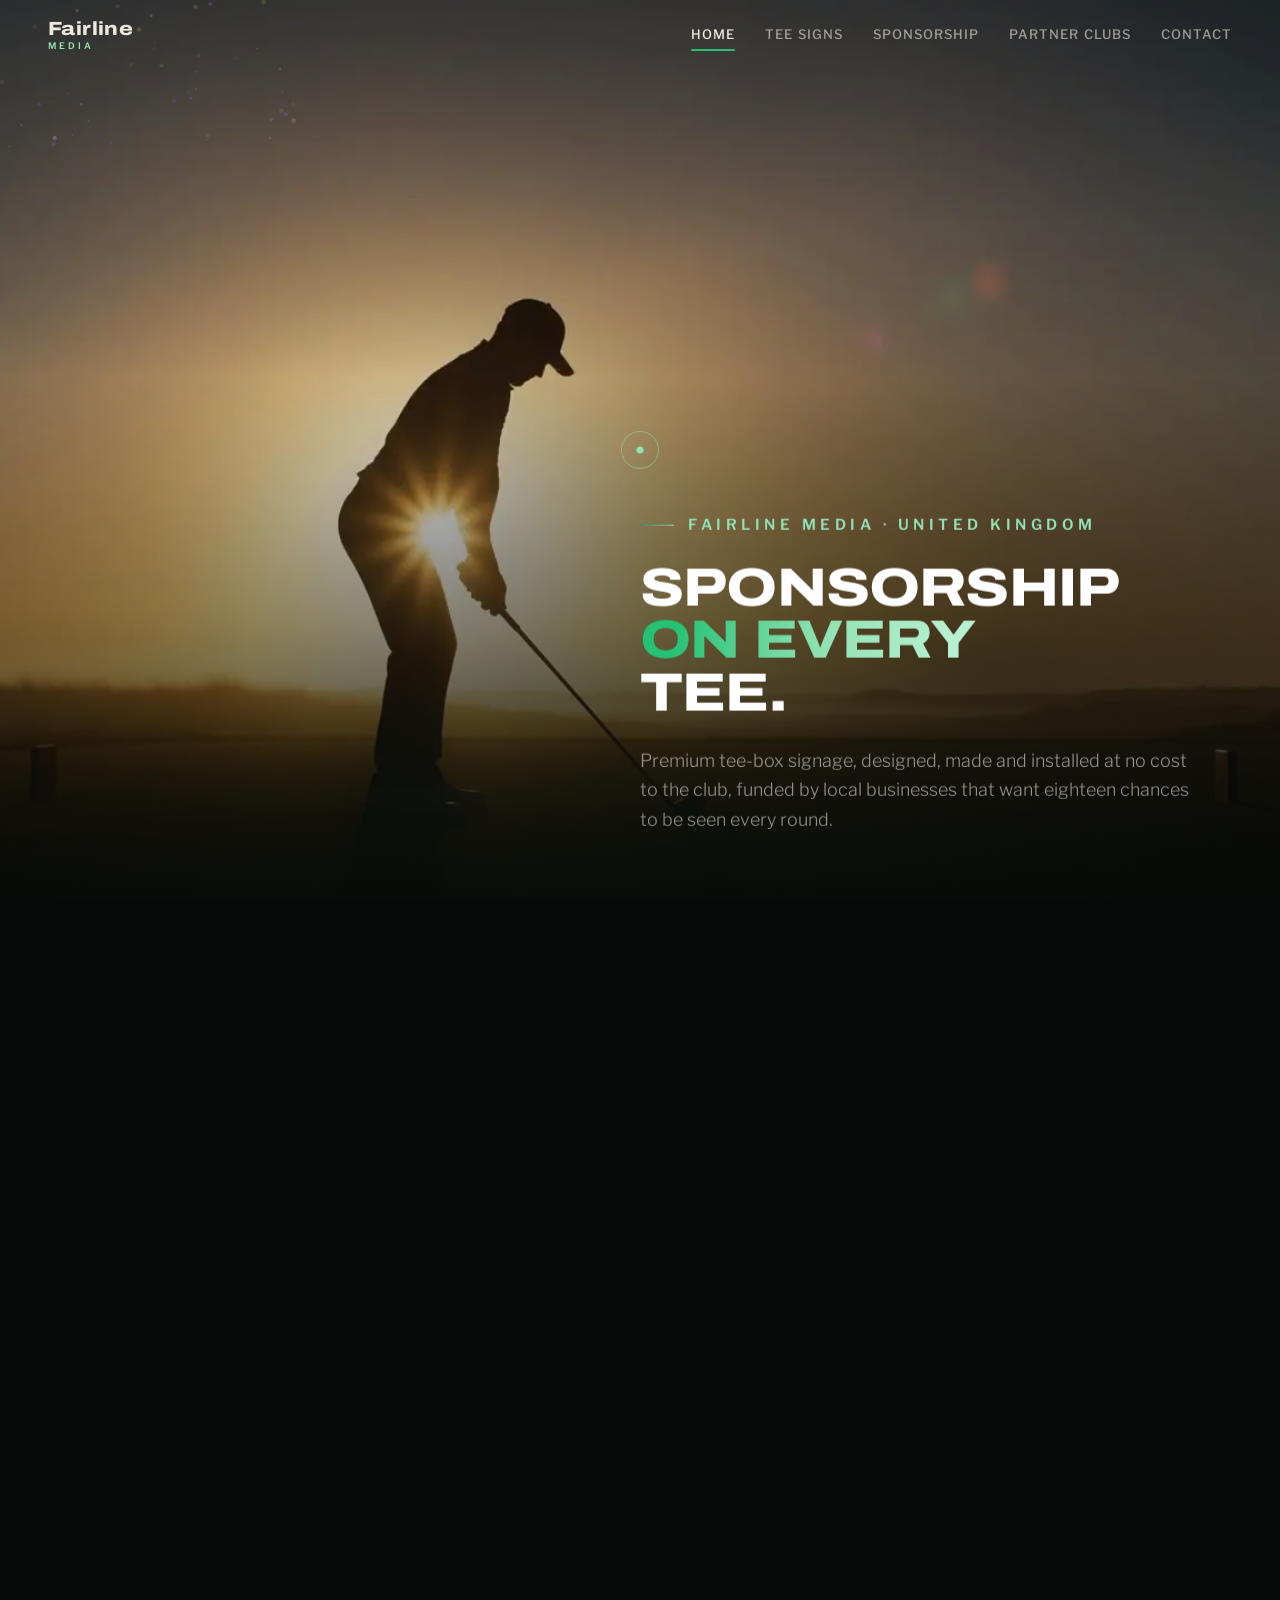
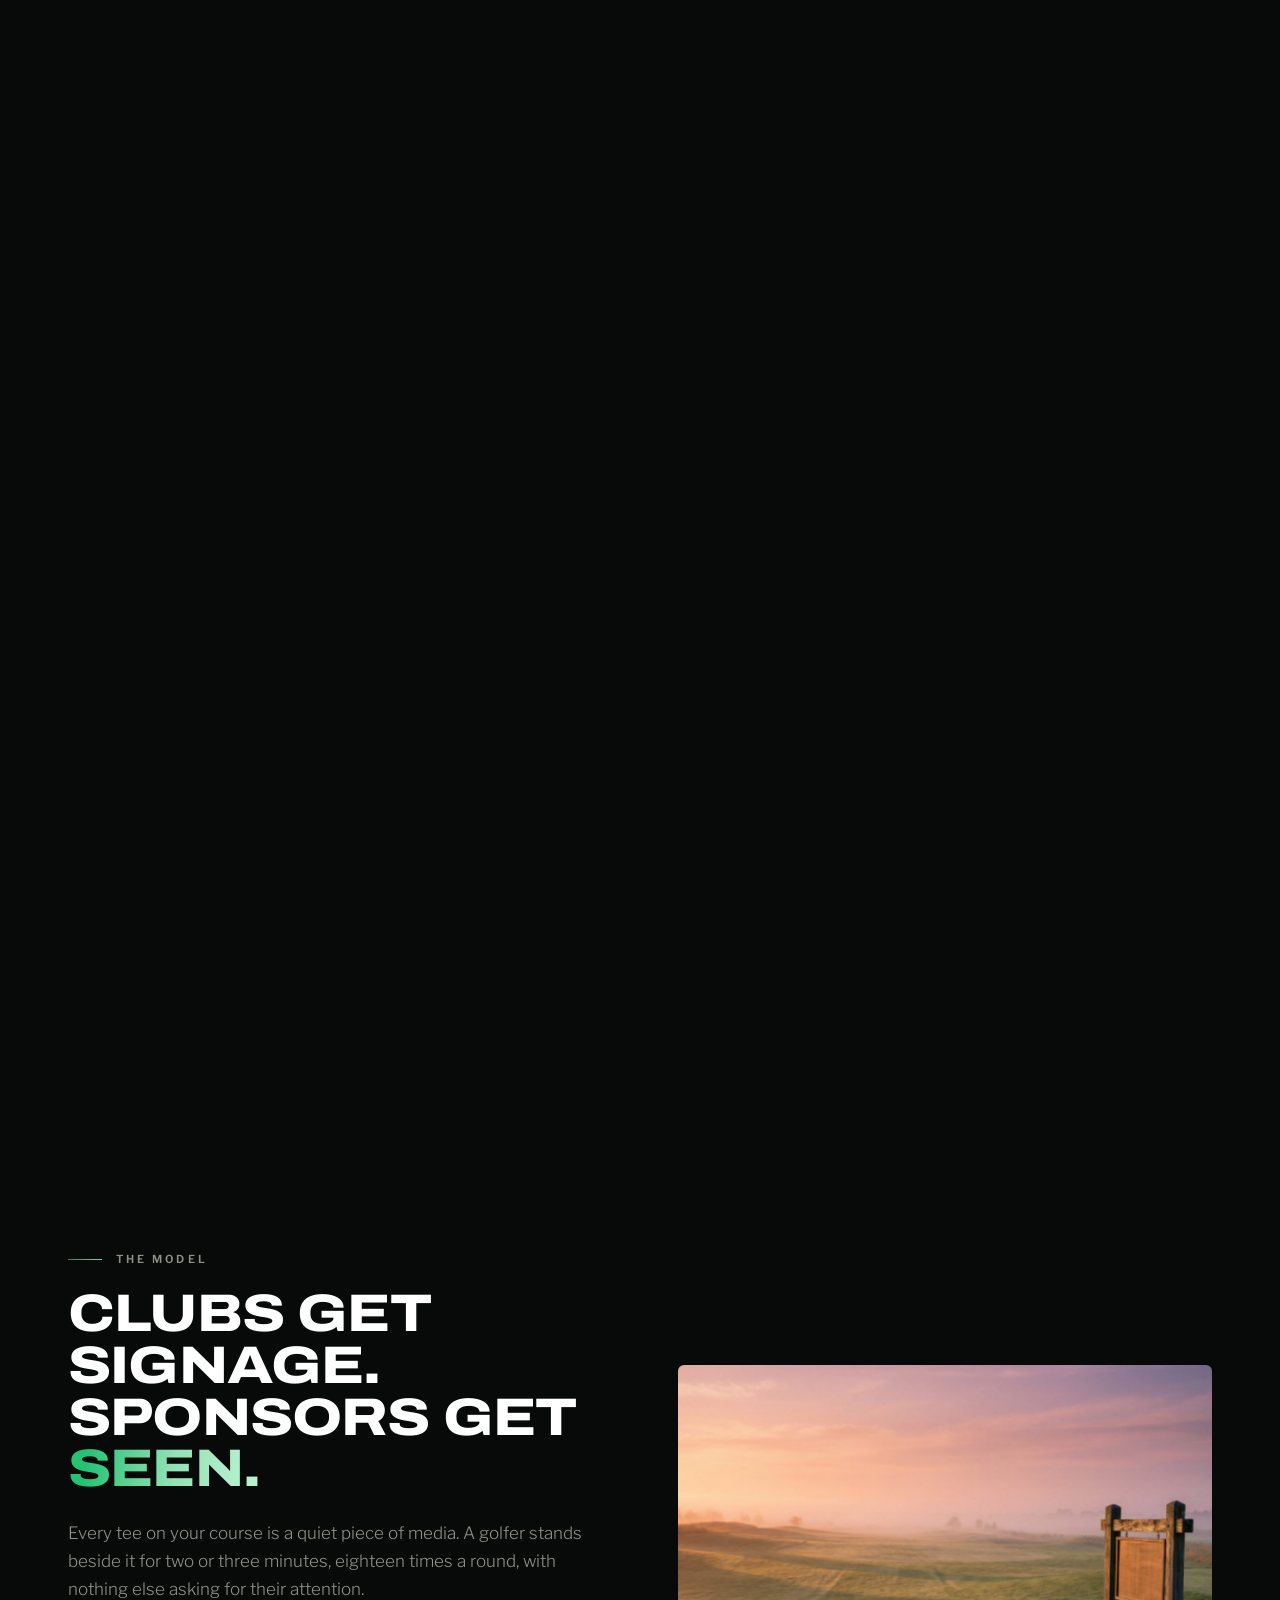
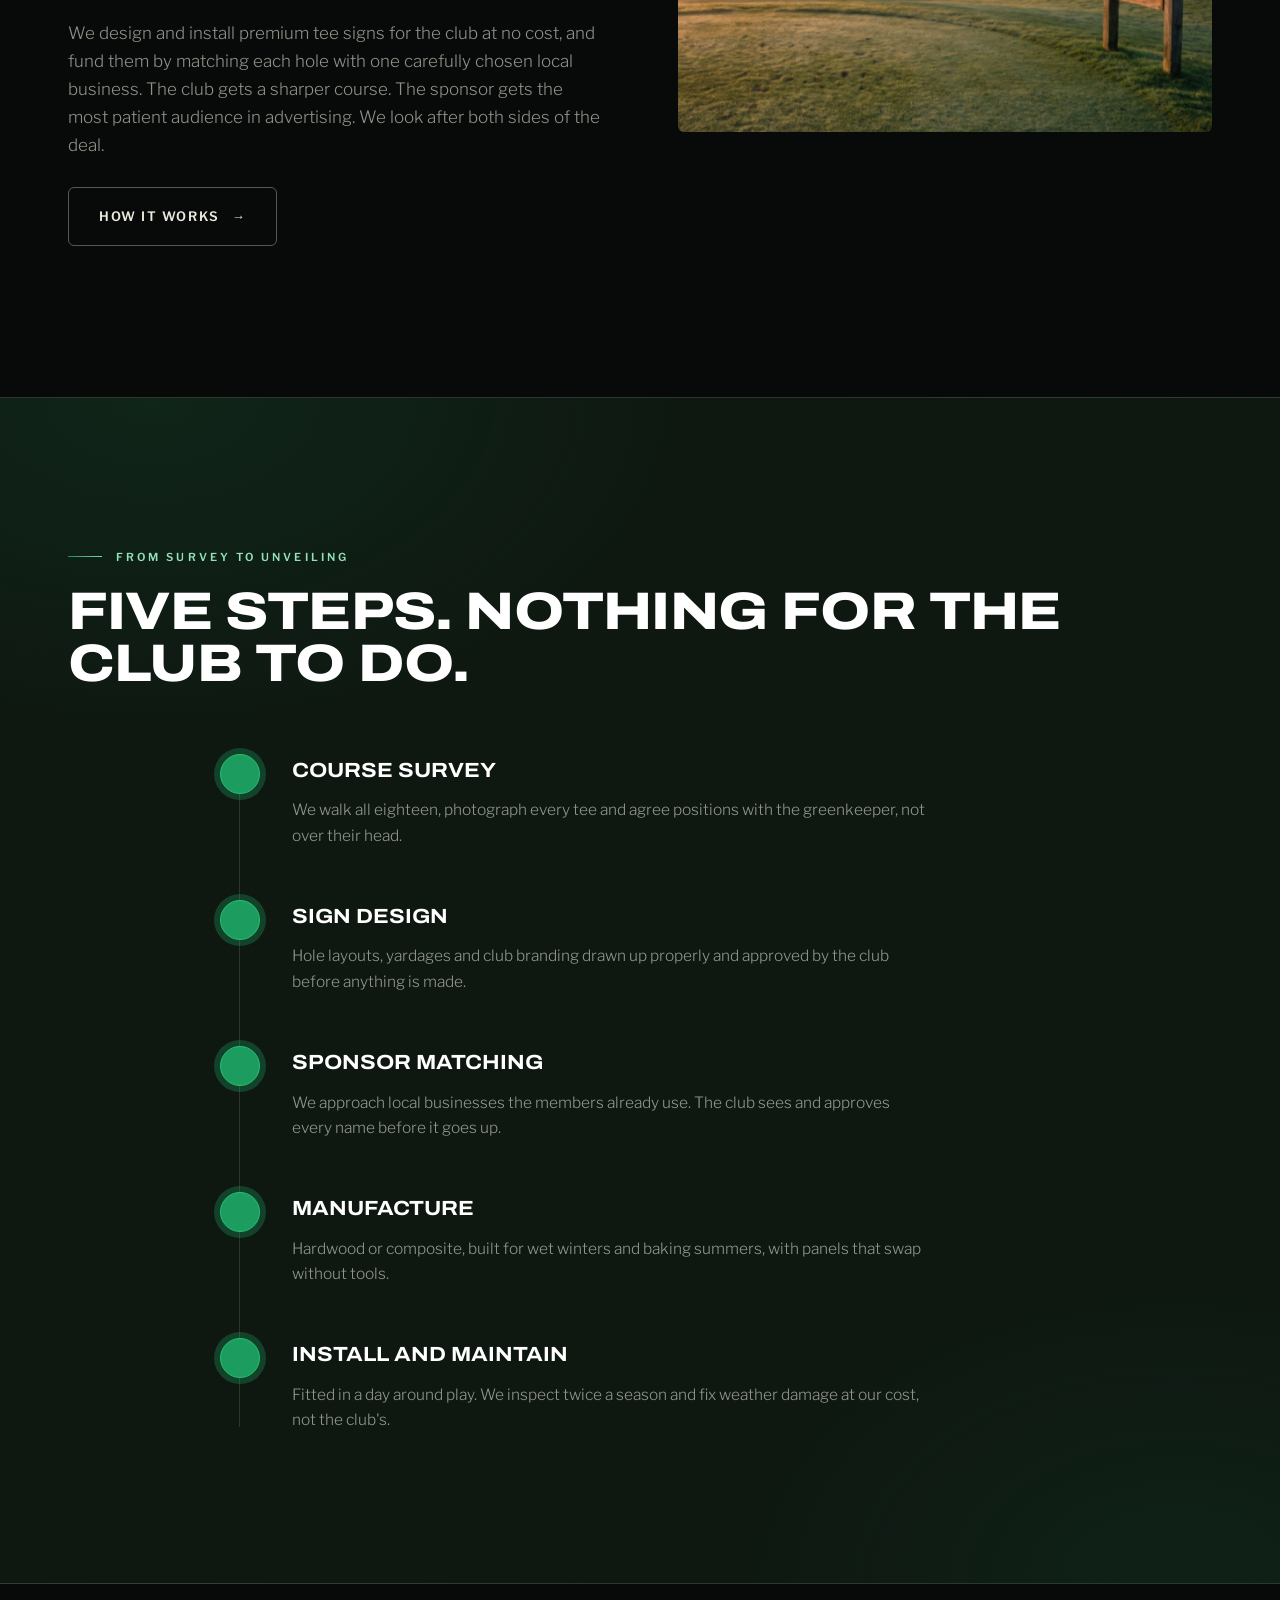
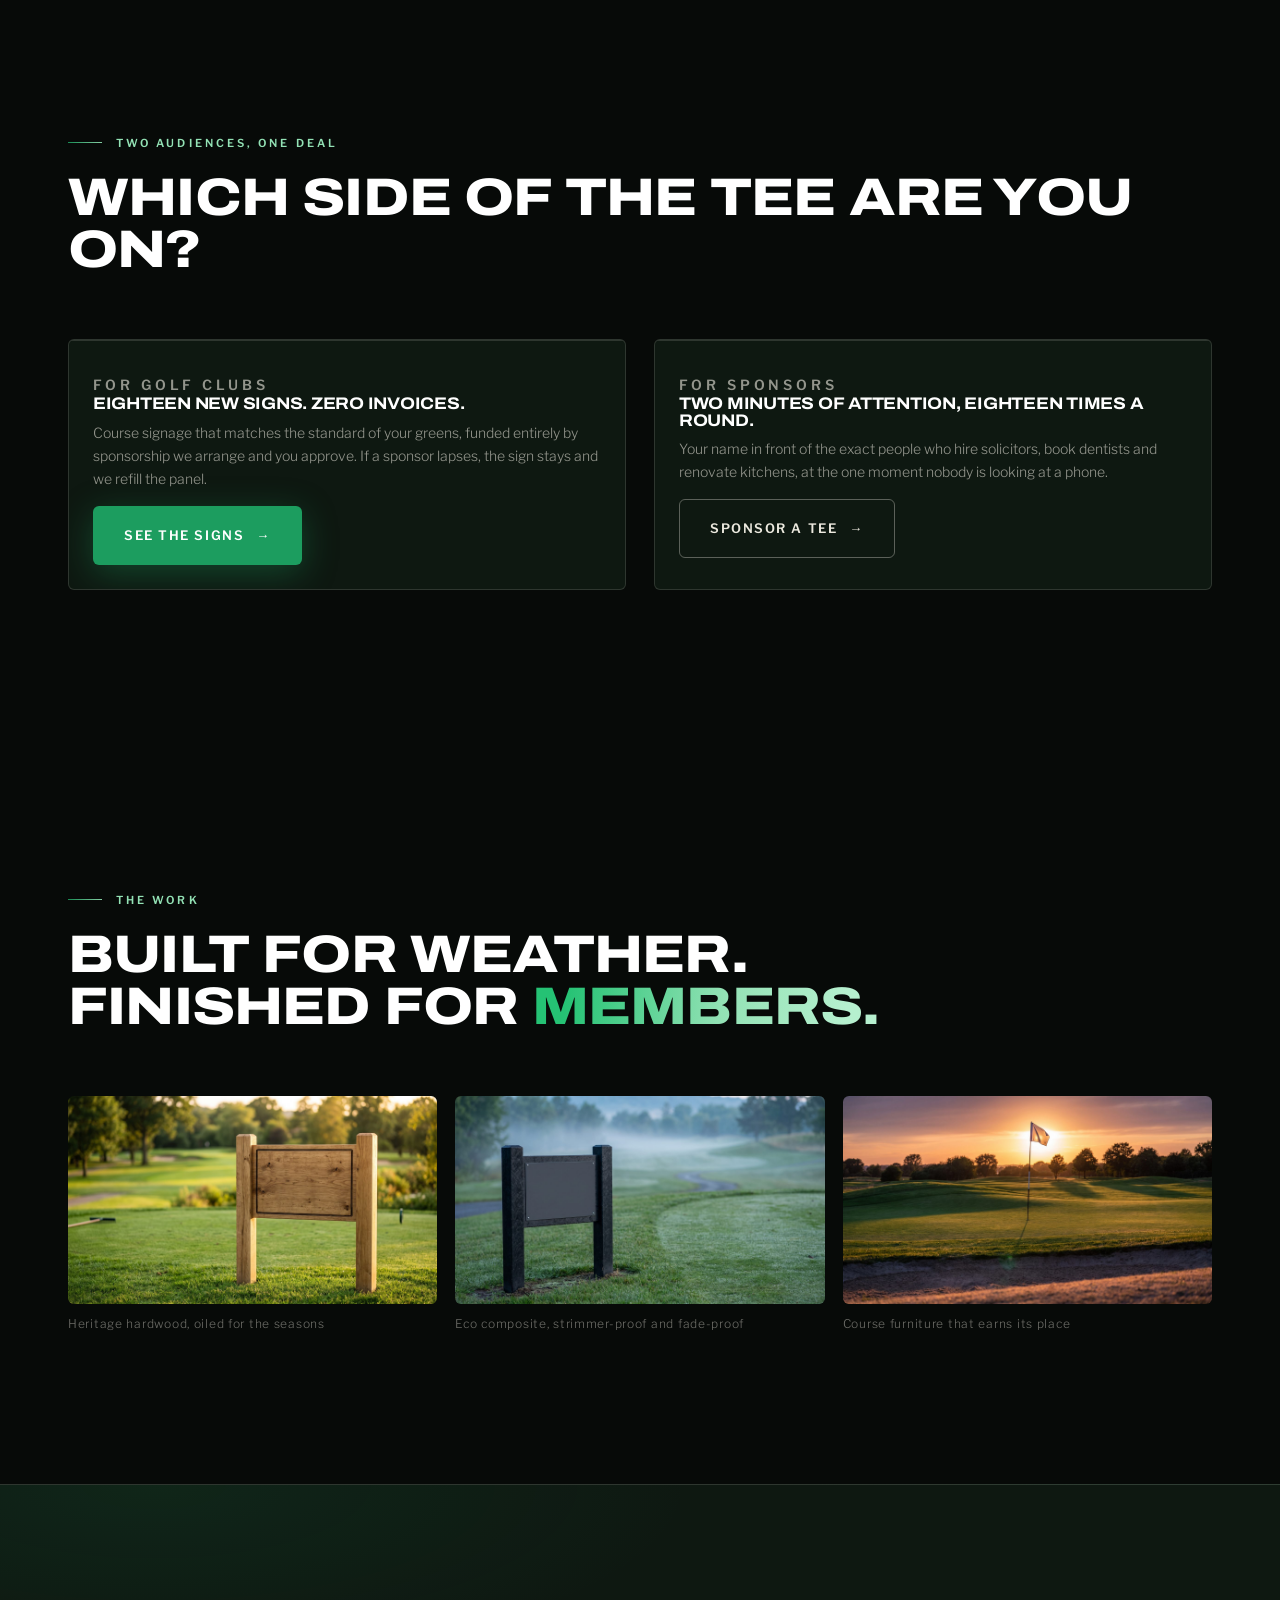
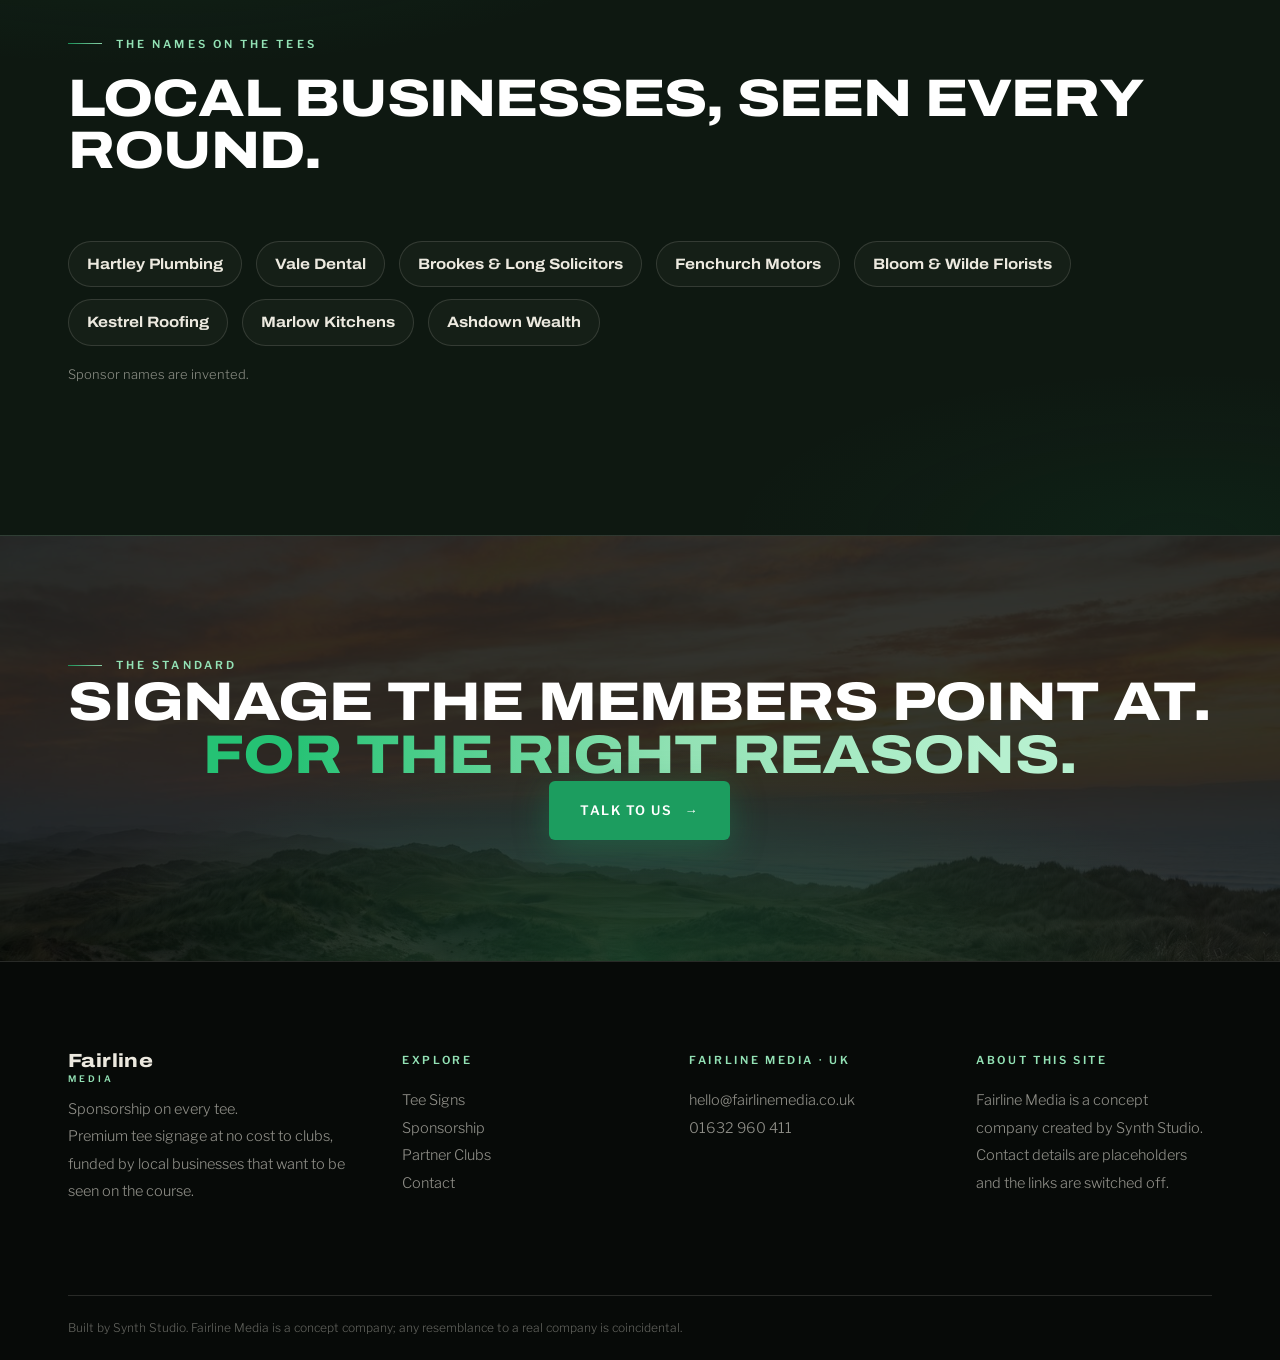
<file: index.html>
<!DOCTYPE html>
<html lang="en-GB">
<head>
<meta charset="utf-8">
<meta name="viewport" content="width=device-width, initial-scale=1">
<meta name="robots" content="noindex">
<title>Fairline Media | Golf Club Sponsorship &amp; Free Tee Signage</title>
<meta name="description" content="Premium tee-box signage at no cost to golf clubs, funded by local business sponsorship. A concept build by Synth Studio.">
<meta property="og:type" content="website">
<meta property="og:site_name" content="Fairline Media">
<meta property="og:title" content="Fairline Media | Golf Club Sponsorship &amp; Free Tee Signage">
<meta property="og:description" content="Premium tee-box signage at no cost to golf clubs, funded by local business sponsorship. A concept build by Synth Studio.">
<meta property="og:url" content="https://ezcb4.github.io/demo-golf-sponsorship/">
<meta property="og:image" content="https://ezcb4.github.io/demo-golf-sponsorship/assets/og-image.jpg">
<meta property="og:image:width" content="1200">
<meta property="og:image:height" content="630">
<meta name="twitter:card" content="summary_large_image">
<meta name="twitter:image" content="https://ezcb4.github.io/demo-golf-sponsorship/assets/og-image.jpg">
<meta name="theme-color" content="#070a08">
<link rel="preconnect" href="https://fonts.googleapis.com">
<link rel="preconnect" href="https://fonts.gstatic.com" crossorigin>
<link href="https://fonts.googleapis.com/css2?family=Archivo:ital,wdth,wght@0,100..125,400..900&family=Libre+Franklin:wght@300;400;500;600&display=swap" rel="stylesheet">
<link rel="stylesheet" href="styles.css">
</head>
<body>

<nav class="nav" aria-label="Main">
  <a class="nav__logo" href="index.html" aria-label="Fairline Media home"><span class="brand-lockup"><b>Fairline</b><span>Media</span></span></a>
  <div class="nav__links">
    <a href="index.html" class="active">Home</a>
    <a href="tee-box-signs.html">Tee Signs</a>
    <a href="sponsorships.html">Sponsorship</a>
    <a href="golf-courses.html">Partner Clubs</a>
    <a class="nav__cta" href="contact.html">Contact</a>
  </div>
  <button class="burger" aria-label="Menu" aria-expanded="false"><span></span><span></span><span></span></button>
</nav>
<div class="drawer">
  <a href="index.html" class="active">Home</a>
  <a href="tee-box-signs.html">Tee Signs</a>
  <a href="sponsorships.html">Sponsorship</a>
  <a href="golf-courses.html">Partner Clubs</a>
  <a href="contact.html">Contact</a>
</div>

<header class="scrub" id="top" aria-label="A golfer's swing at golden hour, played by your scroll">
  <div class="scrub__stage">
    <canvas id="scrubCanvas" aria-hidden="true"></canvas>
    <div class="scrub__scrim"></div>
    <canvas id="particles"></canvas>
    <div class="scrub__beat scrub__beat--1" id="beat1">
      <p class="eyebrow scrub__eyebrow">Fairline Media · United Kingdom</p>
      <h1 class="scrub__h1 display" aria-label="Sponsorship on every tee">
        <span class="line"><span class="word" style="animation-delay:.15s">Sponsorship</span></span>
        <span class="line"><span class="word serif-it" style="animation-delay:.35s">on&nbsp;every</span></span>
        <span class="line"><span class="word" style="animation-delay:.55s">tee.</span></span>
      </h1>
      <p class="scrub__sub">Premium tee-box signage, designed, made and installed at no cost to the club, funded by local businesses that want eighteen chances to be seen every round.</p>
    </div>
    <div class="scrub__beat scrub__beat--3" id="beat3" style="opacity:0">
      <div class="scrub__ctas">
        <a class="btn btn--solid" href="tee-box-signs.html">For golf clubs <span class="tick">→</span></a>
        <a class="btn btn--ghost" href="sponsorships.html">For sponsors <span class="tick">→</span></a>
      </div>
      <div class="scrub__meta">
        <span><b>12</b> partner clubs</span>
        <span><b>190+</b> sponsored tees</span>
        <span><b>£0</b> cost to clubs</span>
      </div>
    </div>
    <div class="scrub__hint" id="scrubHint">Scroll</div>
  </div>
</header>

<template id="fallbackHero">
<header class="hero" id="top">
  <div class="hero__media" id="heroMedia">
    <video id="heroVideo" class="hero__photo" autoplay muted loop playsinline preload="auto" poster="assets/hero_poster.jpg" aria-label="A golden-hour golf course with an unsponsored twin-post tee sign, gently animated">
      <source src="assets/hero_loop.mp4" type="video/mp4">
    </video>
    <div class="mist mist--a"></div>
    <div class="mist mist--b"></div>
    <div class="lightsweep"></div>
    <canvas id="particles"></canvas>
  </div>
  <div class="hero__scrim"></div>
  <div class="hero__content" id="heroContent">
    <p class="eyebrow hero__eyebrow">Fairline Media · United Kingdom</p>
    <p class="hero__h1 display" role="heading" aria-level="1" aria-label="Sponsorship on every tee">
      <span class="line"><span class="word" style="animation-delay:.15s">Sponsorship</span></span>
      <span class="line"><span class="word serif-it" style="animation-delay:.35s">on&nbsp;every</span></span>
      <span class="line"><span class="word" style="animation-delay:.55s">tee.</span></span>
    </p>
    <p class="hero__sub">Premium tee-box signage, designed, made and installed at no cost to the club, funded by local businesses that want eighteen chances to be seen every round.</p>
    <div class="hero__ctas">
      <a class="btn btn--solid" href="tee-box-signs.html">For golf clubs <span class="tick">→</span></a>
      <a class="btn btn--ghost" href="sponsorships.html">For sponsors <span class="tick">→</span></a>
    </div>
    <div class="hero__meta">
      <span><b>12</b> partner clubs</span>
      <span><b>190+</b> sponsored tees</span>
      <span><b>£0</b> cost to clubs</span>
    </div>
  </div>
</header>
</template>

<section class="section-pad" id="model">
  <div class="wrap feature">
    <div class="reveal">
      <p class="eyebrow">The model</p>
      <h2 class="display">Clubs get signage.<br>Sponsors get <span class="serif-it">seen.</span></h2>
      <p>Every tee on your course is a quiet piece of media. A golfer stands beside it for two or three minutes, eighteen times a round, with nothing else asking for their attention.</p>
      <p>We design and install premium tee signs for the club at no cost, and fund them by matching each hole with one carefully chosen local business. The club gets a sharper course. The sponsor gets the most patient audience in advertising. We look after both sides of the deal.</p>
      <a class="btn btn--ghost" href="tee-box-signs.html">How it works <span class="tick">→</span></a>
    </div>
    <figure class="feature__img wide reveal" style="transition-delay:.15s">
      <img src="assets/sign_context.jpg" alt="A twin-post tee sign with a blank panel beside an empty tee box at dawn" width="1600" height="900" decoding="async" loading="lazy">
    </figure>
  </div>
</section>

<section class="on-fairway section-pad">
  <div class="wrap">
    <div class="sec-head reveal">
      <p class="eyebrow">From survey to unveiling</p>
      <h2 class="display">Five steps. Nothing for the club to do.</h2>
    </div>
    <div class="timeline">
      <div class="tstep reveal"><div class="tstep__dot"></div><h3>Course survey</h3><p>We walk all eighteen, photograph every tee and agree positions with the greenkeeper, not over their head.</p></div>
      <div class="tstep reveal"><div class="tstep__dot"></div><h3>Sign design</h3><p>Hole layouts, yardages and club branding drawn up properly and approved by the club before anything is made.</p></div>
      <div class="tstep reveal"><div class="tstep__dot"></div><h3>Sponsor matching</h3><p>We approach local businesses the members already use. The club sees and approves every name before it goes up.</p></div>
      <div class="tstep reveal"><div class="tstep__dot"></div><h3>Manufacture</h3><p>Hardwood or composite, built for wet winters and baking summers, with panels that swap without tools.</p></div>
      <div class="tstep reveal"><div class="tstep__dot"></div><h3>Install and maintain</h3><p>Fitted in a day around play. We inspect twice a season and fix weather damage at our cost, not the club's.</p></div>
    </div>
  </div>
</section>

<section class="section-pad">
  <div class="wrap">
    <div class="sec-head reveal">
      <p class="eyebrow">Two audiences, one deal</p>
      <h2 class="display">Which side of the tee are you on?</h2>
    </div>
    <div class="grid-2">
      <div class="card reveal">
        <div class="card__body">
          <p class="eyebrow eyebrow--bare">For golf clubs</p>
          <h3 class="display">Eighteen new signs. Zero invoices.</h3>
          <p>Course signage that matches the standard of your greens, funded entirely by sponsorship we arrange and you approve. If a sponsor lapses, the sign stays and we refill the panel.</p>
          <a class="btn btn--solid" href="tee-box-signs.html">See the signs <span class="tick">→</span></a>
        </div>
      </div>
      <div class="card reveal" style="transition-delay:.12s">
        <div class="card__body">
          <p class="eyebrow eyebrow--bare">For sponsors</p>
          <h3 class="display">Two minutes of attention, eighteen times a round.</h3>
          <p>Your name in front of the exact people who hire solicitors, book dentists and renovate kitchens, at the one moment nobody is looking at a phone.</p>
          <a class="btn btn--ghost" href="sponsorships.html">Sponsor a tee <span class="tick">→</span></a>
        </div>
      </div>
    </div>
  </div>
</section>


<section class="section-pad" id="work">
  <div class="wrap">
    <div class="sec-head reveal">
      <p class="eyebrow">The work</p>
      <h2 class="display">Built for weather.<br>Finished for <span class="serif-it">members.</span></h2>
    </div>
    <div class="grid-3">
      <figure class="reveal"><img src="assets/sign_hardwood.jpg" alt="Premium hardwood tee sign with a blank routed panel at golden hour" width="1600" height="900" decoding="async" loading="lazy"><figcaption class="cap">Heritage hardwood, oiled for the seasons</figcaption></figure>
      <figure class="reveal" style="transition-delay:.08s"><img src="assets/sign_eco.jpg" alt="Dark composite tee sign with a blank panel in cool morning light" width="1600" height="900" decoding="async" loading="lazy"><figcaption class="cap">Eco composite, strimmer-proof and fade-proof</figcaption></figure>
      <figure class="reveal" style="transition-delay:.16s"><img src="assets/green_flag.jpg" alt="A golf green at sunset with a plain flag backlit by low sun" width="1600" height="900" decoding="async" loading="lazy"><figcaption class="cap">Course furniture that earns its place</figcaption></figure>
    </div>
  </div>
</section>

<section class="on-fairway section-pad" id="sponsors-strip">
  <div class="wrap">
    <div class="sec-head reveal">
      <p class="eyebrow">The names on the tees</p>
      <h2 class="display">Local businesses, seen every round.</h2>
    </div>
    <div class="names reveal" aria-label="A sample of sponsor businesses">
      <span>Hartley Plumbing</span><span>Vale Dental</span><span>Brookes &amp; Long Solicitors</span><span>Fenchurch Motors</span><span>Bloom &amp; Wilde Florists</span><span>Kestrel Roofing</span><span>Marlow Kitchens</span><span>Ashdown Wealth</span>
    </div>
    <p class="reveal" style="margin-top:18px;font-size:13px;opacity:.55">Sponsor names are invented.</p>
  </div>
</section>

<section class="band" aria-label="A golf course at golden hour">
  <img class="bg" src="assets/course_links.jpg" alt="" width="1600" height="900" loading="lazy" decoding="async">
  <div class="scrim"></div>
  <div class="wrap reveal">
    <p class="eyebrow">The standard</p>
    <h2 class="display">Signage the members point at.<br><span class="serif-it">For the right reasons.</span></h2>
    <a class="btn btn--solid" href="contact.html">Talk to us <span class="tick">→</span></a>
  </div>
</section>

<footer>
  <div class="wrap">
    <div class="foot">
      <div class="foot__logo">
        <span class="brand-lockup" style="margin-bottom:12px"><b>Fairline</b><span>Media</span></span>
        <p>Sponsorship on every tee.<br>Premium tee signage at no cost to clubs, funded by local businesses that want to be seen on the course.</p>
      </div>
      <div>
        <h4>Explore</h4>
        <a href="tee-box-signs.html">Tee Signs</a>
        <a href="sponsorships.html">Sponsorship</a>
        <a href="golf-courses.html">Partner Clubs</a>
        <a href="contact.html">Contact</a>
      </div>
      <div>
        <h4>Fairline Media · UK</h4>
        <a href="#demo">hello@fairlinemedia.co.uk</a>
        <a href="#demo">01632 960 411</a>
      </div>
      <div>
        <h4>About this site</h4>
        <p>Fairline Media is a concept company created by Synth Studio. Contact details are placeholders and the links are switched off.</p>
      </div>
    </div>
    <p class="legal">Built by Synth Studio. Fairline Media is a concept company; any resemblance to a real company is coincidental.</p>
  </div>
</footer>
<script src="site.js"></script>
</body>
</html>
</file>
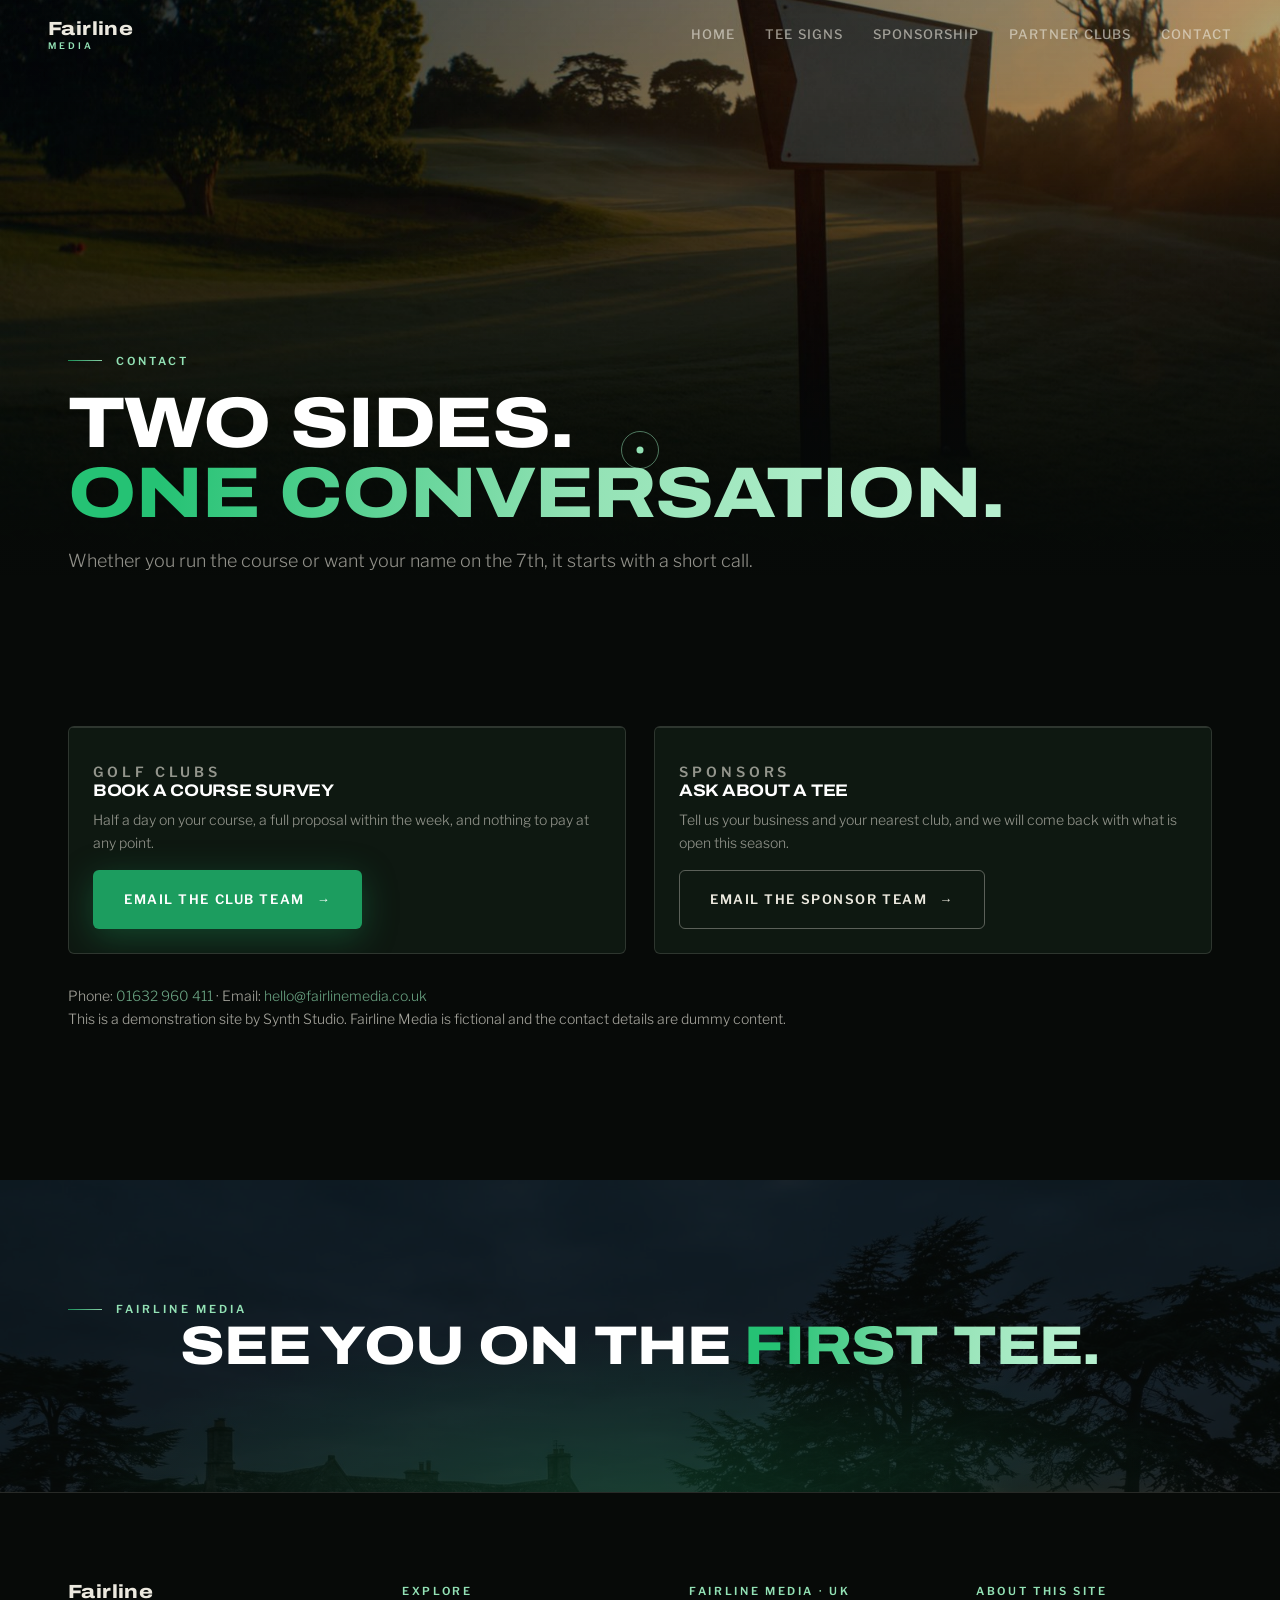
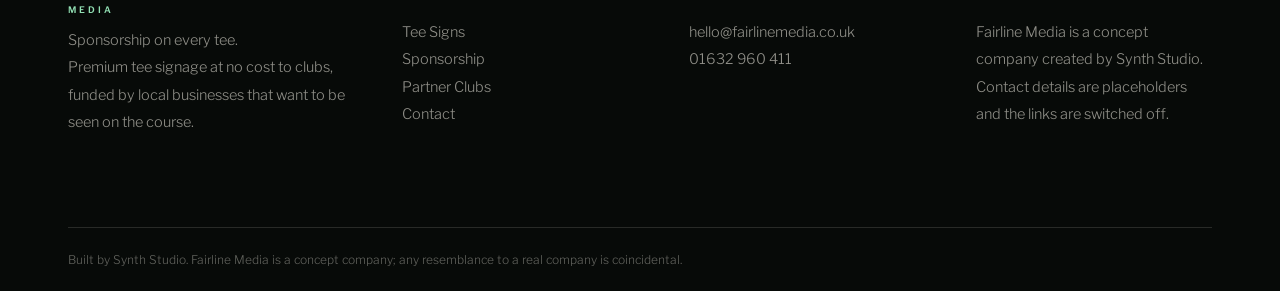
<file: contact.html>
<!DOCTYPE html>
<html lang="en-GB">
<head>
<meta charset="utf-8">
<meta name="viewport" content="width=device-width, initial-scale=1">
<meta name="robots" content="noindex">
<title>Contact | Fairline Media</title>
<meta name="description" content="Talk to Fairline Media about tee signage for your club or sponsoring a hole. Concept site: contact details are placeholders.">
<meta property="og:type" content="website">
<meta property="og:site_name" content="Fairline Media">
<meta property="og:title" content="Contact | Fairline Media">
<meta property="og:description" content="Talk to Fairline Media about tee signage for your club or sponsoring a hole. Concept site: contact details are placeholders.">
<meta property="og:url" content="https://ezcb4.github.io/demo-golf-sponsorship/contact.html">
<meta property="og:image" content="https://ezcb4.github.io/demo-golf-sponsorship/assets/og-image.jpg">
<meta property="og:image:width" content="1200">
<meta property="og:image:height" content="630">
<meta name="twitter:card" content="summary_large_image">
<meta name="twitter:image" content="https://ezcb4.github.io/demo-golf-sponsorship/assets/og-image.jpg">
<meta name="theme-color" content="#070a08">
<link rel="preconnect" href="https://fonts.googleapis.com">
<link rel="preconnect" href="https://fonts.gstatic.com" crossorigin>
<link href="https://fonts.googleapis.com/css2?family=Archivo:ital,wdth,wght@0,100..125,400..900&family=Libre+Franklin:wght@300;400;500;600&display=swap" rel="stylesheet">
<link rel="stylesheet" href="styles.css">
</head>
<body>

<nav class="nav" aria-label="Main">
  <a class="nav__logo" href="index.html" aria-label="Fairline Media home"><span class="brand-lockup"><b>Fairline</b><span>Media</span></span></a>
  <div class="nav__links">
    <a href="index.html">Home</a>
    <a href="tee-box-signs.html">Tee Signs</a>
    <a href="sponsorships.html">Sponsorship</a>
    <a href="golf-courses.html">Partner Clubs</a>
    <a class="nav__cta" href="contact.html">Contact</a>
  </div>
  <button class="burger" aria-label="Menu" aria-expanded="false"><span></span><span></span><span></span></button>
</nav>
<div class="drawer">
  <a href="index.html">Home</a>
  <a href="tee-box-signs.html">Tee Signs</a>
  <a href="sponsorships.html">Sponsorship</a>
  <a href="golf-courses.html">Partner Clubs</a>
  <a href="contact.html">Contact</a>
</div>

<header class="phero">
  <div class="phero__media"><img src="assets/course_b.jpg" alt="" width="1600" height="900" fetchpriority="high" decoding="async"></div>
  <div class="phero__scrim"></div>
  <div class="phero__content wrap">
    <p class="eyebrow">Contact</p>
    <h1 class="display">Two sides.<br><span class="serif-it">One conversation.</span></h1>
    <p class="lead">Whether you run the course or want your name on the 7th, it starts with a short call.</p>
  </div>
</header>

<section class="section-pad">
  <div class="wrap">
    <div class="grid-2">
      <div class="card reveal">
        <div class="card__body">
          <p class="eyebrow eyebrow--bare">Golf clubs</p>
          <h3 class="display">Book a course survey</h3>
          <p>Half a day on your course, a full proposal within the week, and nothing to pay at any point.</p>
          <a class="btn btn--solid" href="#demo">Email the club team <span class="tick">→</span></a>
        </div>
      </div>
      <div class="card reveal" style="transition-delay:.12s">
        <div class="card__body">
          <p class="eyebrow eyebrow--bare">Sponsors</p>
          <h3 class="display">Ask about a tee</h3>
          <p>Tell us your business and your nearest club, and we will come back with what is open this season.</p>
          <a class="btn btn--ghost" href="#demo">Email the sponsor team <span class="tick">→</span></a>
        </div>
      </div>
    </div>
    <div class="reveal" style="margin-top:30px">
      <p style="font-size:14px;opacity:.7">Phone: <a href="#demo" style="color:var(--violet-lt)">01632 960 411</a> · Email: <a href="#demo" style="color:var(--violet-lt)">hello@fairlinemedia.co.uk</a><br>This is a demonstration site by Synth Studio. Fairline Media is fictional and the contact details are dummy content.</p>
    </div>
  </div>
</section>


<section class="band" aria-label="A clubhouse at dusk">
  <img class="bg" src="assets/clubhouse.jpg" alt="" width="1600" height="900" loading="lazy" decoding="async">
  <div class="scrim"></div>
  <div class="wrap reveal">
    <p class="eyebrow">Fairline Media</p>
    <h2 class="display">See you on the <span class="serif-it">first tee.</span></h2>
  </div>
</section>

<footer>
  <div class="wrap">
    <div class="foot">
      <div class="foot__logo">
        <span class="brand-lockup" style="margin-bottom:12px"><b>Fairline</b><span>Media</span></span>
        <p>Sponsorship on every tee.<br>Premium tee signage at no cost to clubs, funded by local businesses that want to be seen on the course.</p>
      </div>
      <div>
        <h4>Explore</h4>
        <a href="tee-box-signs.html">Tee Signs</a>
        <a href="sponsorships.html">Sponsorship</a>
        <a href="golf-courses.html">Partner Clubs</a>
        <a href="contact.html">Contact</a>
      </div>
      <div>
        <h4>Fairline Media · UK</h4>
        <a href="#demo">hello@fairlinemedia.co.uk</a>
        <a href="#demo">01632 960 411</a>
      </div>
      <div>
        <h4>About this site</h4>
        <p>Fairline Media is a concept company created by Synth Studio. Contact details are placeholders and the links are switched off.</p>
      </div>
    </div>
    <p class="legal">Built by Synth Studio. Fairline Media is a concept company; any resemblance to a real company is coincidental.</p>
  </div>
</footer>
<script src="site.js"></script>
</body>
</html>
</file>
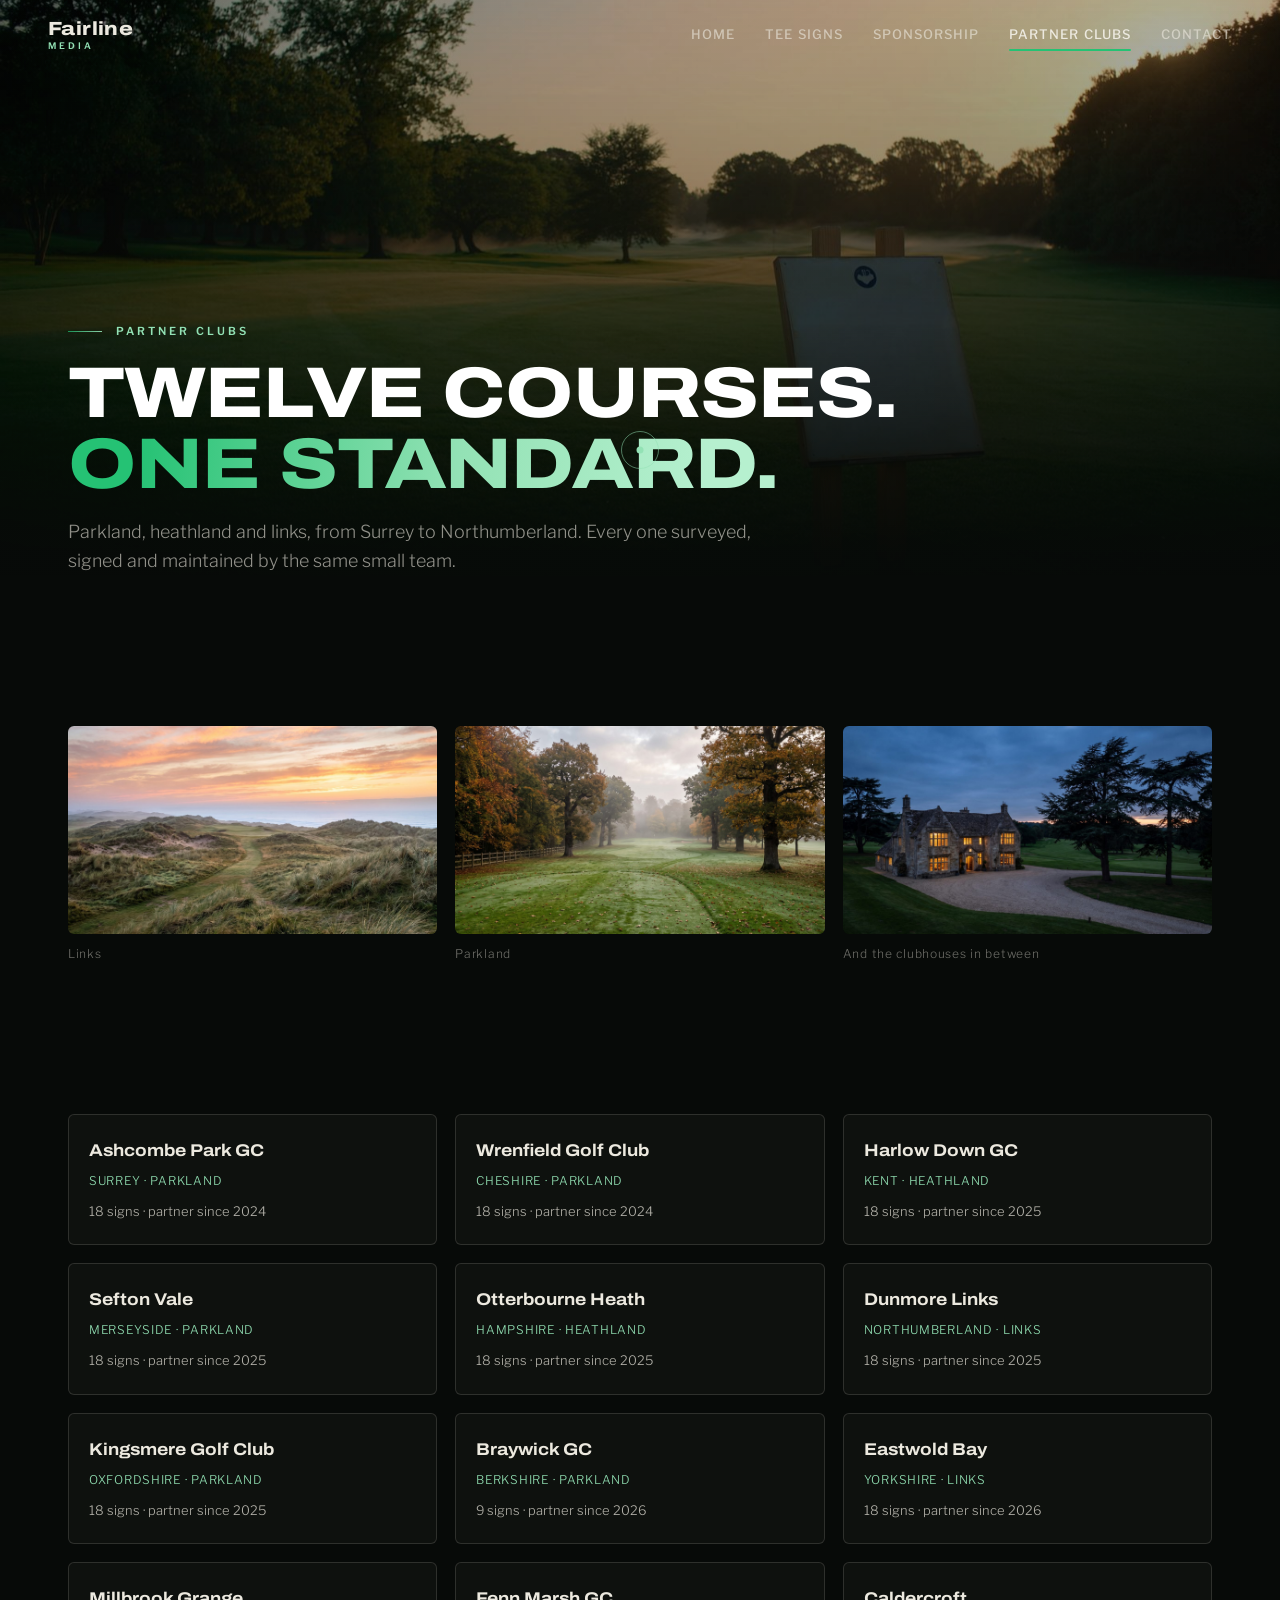
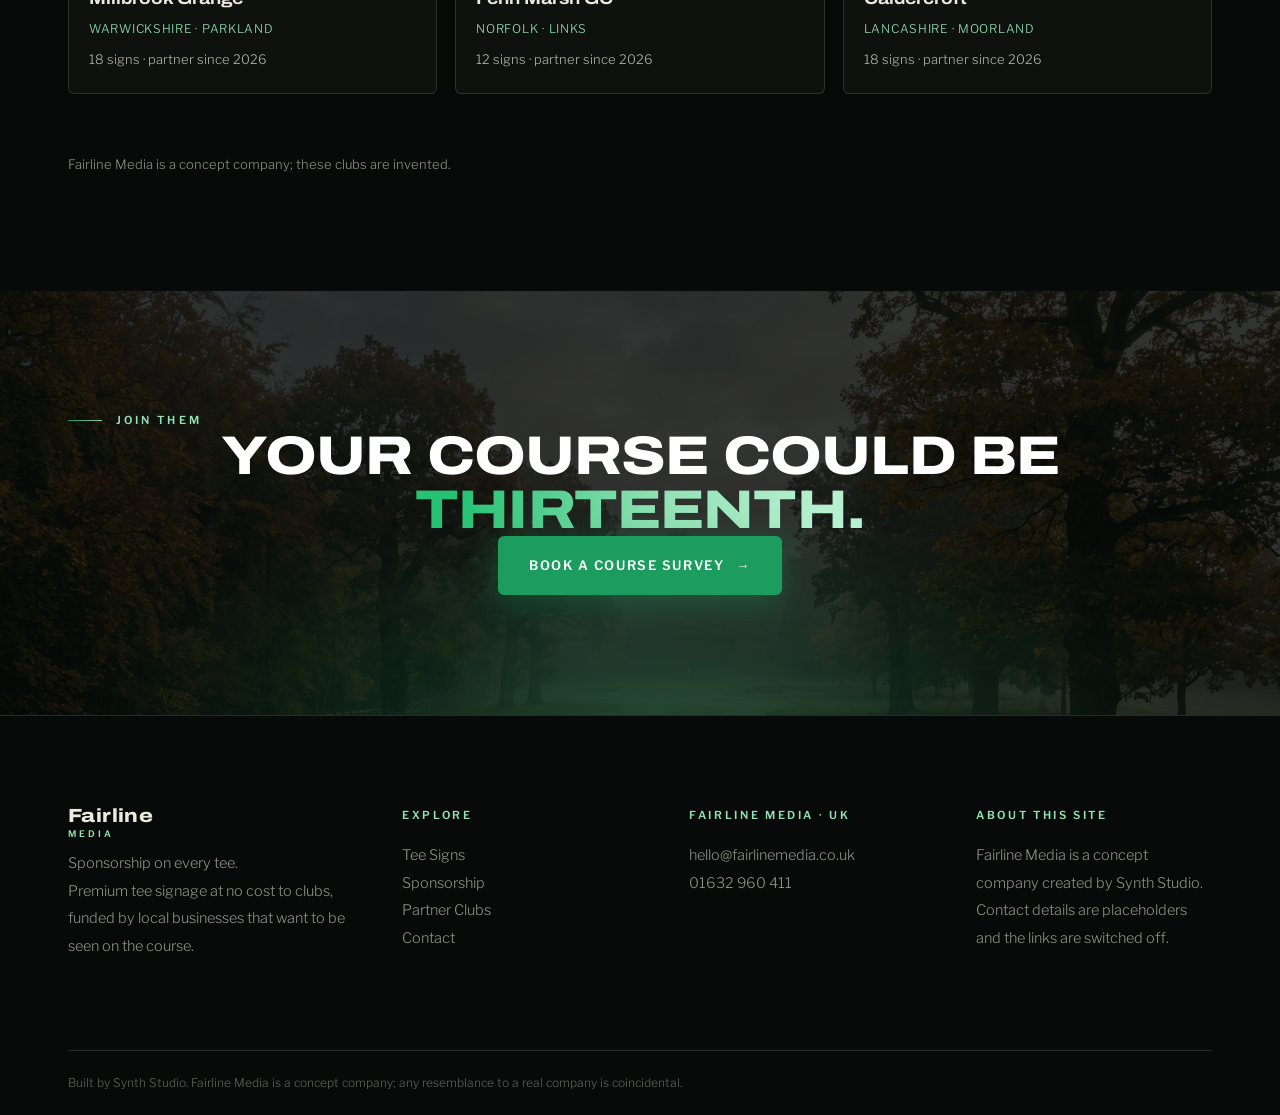
<file: golf-courses.html>
<!DOCTYPE html>
<html lang="en-GB">
<head>
<meta charset="utf-8">
<meta name="viewport" content="width=device-width, initial-scale=1">
<meta name="robots" content="noindex">
<title>Partner Clubs | Fairline Media</title>
<meta name="description" content="The clubs Fairline Media works with across the UK, from parkland courses to links.">
<meta property="og:type" content="website">
<meta property="og:site_name" content="Fairline Media">
<meta property="og:title" content="Partner Clubs | Fairline Media">
<meta property="og:description" content="The clubs Fairline Media works with across the UK, from parkland courses to links.">
<meta property="og:url" content="https://ezcb4.github.io/demo-golf-sponsorship/golf-courses.html">
<meta property="og:image" content="https://ezcb4.github.io/demo-golf-sponsorship/assets/og-image.jpg">
<meta property="og:image:width" content="1200">
<meta property="og:image:height" content="630">
<meta name="twitter:card" content="summary_large_image">
<meta name="twitter:image" content="https://ezcb4.github.io/demo-golf-sponsorship/assets/og-image.jpg">
<meta name="theme-color" content="#070a08">
<link rel="preconnect" href="https://fonts.googleapis.com">
<link rel="preconnect" href="https://fonts.gstatic.com" crossorigin>
<link href="https://fonts.googleapis.com/css2?family=Archivo:ital,wdth,wght@0,100..125,400..900&family=Libre+Franklin:wght@300;400;500;600&display=swap" rel="stylesheet">
<link rel="stylesheet" href="styles.css">
</head>
<body>

<nav class="nav" aria-label="Main">
  <a class="nav__logo" href="index.html" aria-label="Fairline Media home"><span class="brand-lockup"><b>Fairline</b><span>Media</span></span></a>
  <div class="nav__links">
    <a href="index.html">Home</a>
    <a href="tee-box-signs.html">Tee Signs</a>
    <a href="sponsorships.html">Sponsorship</a>
    <a href="golf-courses.html" class="active">Partner Clubs</a>
    <a class="nav__cta" href="contact.html">Contact</a>
  </div>
  <button class="burger" aria-label="Menu" aria-expanded="false"><span></span><span></span><span></span></button>
</nav>
<div class="drawer">
  <a href="index.html">Home</a>
  <a href="tee-box-signs.html">Tee Signs</a>
  <a href="sponsorships.html">Sponsorship</a>
  <a href="golf-courses.html" class="active">Partner Clubs</a>
  <a href="contact.html">Contact</a>
</div>

<header class="phero">
  <div class="phero__media"><img src="assets/course_a.jpg" alt="" width="1600" height="900" fetchpriority="high" decoding="async"></div>
  <div class="phero__scrim"></div>
  <div class="phero__content wrap">
    <p class="eyebrow">Partner clubs</p>
    <h1 class="display">Twelve courses.<br><span class="serif-it">One standard.</span></h1>
    <p class="lead">Parkland, heathland and links, from Surrey to Northumberland. Every one surveyed, signed and maintained by the same small team.</p>
  </div>
</header>


<section class="section-pad" id="courses-gallery" style="padding-bottom:0">
  <div class="wrap">
    <div class="grid-3">
      <figure class="reveal"><img src="assets/course_links.jpg" alt="A links golf course at dawn with dunes and sea haze" width="1600" height="900" decoding="async" loading="lazy"><figcaption class="cap">Links</figcaption></figure>
      <figure class="reveal" style="transition-delay:.08s"><img src="assets/course_parkland.jpg" alt="A tree-lined parkland fairway in morning mist" width="1600" height="900" decoding="async" loading="lazy"><figcaption class="cap">Parkland</figcaption></figure>
      <figure class="reveal" style="transition-delay:.16s"><img src="assets/clubhouse.jpg" alt="A stone clubhouse at dusk with warm windows" width="1600" height="900" decoding="async" loading="lazy"><figcaption class="cap">And the clubhouses in between</figcaption></figure>
    </div>
  </div>
</section>

<section class="section-pad">
  <div class="wrap">
    <div class="grid-3">
      <div class="club-tile reveal"><b>Ashcombe Park GC</b><span>Surrey · Parkland</span><p>18 signs · partner since 2024</p></div>
      <div class="club-tile reveal"><b>Wrenfield Golf Club</b><span>Cheshire · Parkland</span><p>18 signs · partner since 2024</p></div>
      <div class="club-tile reveal"><b>Harlow Down GC</b><span>Kent · Heathland</span><p>18 signs · partner since 2025</p></div>
      <div class="club-tile reveal"><b>Sefton Vale</b><span>Merseyside · Parkland</span><p>18 signs · partner since 2025</p></div>
      <div class="club-tile reveal"><b>Otterbourne Heath</b><span>Hampshire · Heathland</span><p>18 signs · partner since 2025</p></div>
      <div class="club-tile reveal"><b>Dunmore Links</b><span>Northumberland · Links</span><p>18 signs · partner since 2025</p></div>
      <div class="club-tile reveal"><b>Kingsmere Golf Club</b><span>Oxfordshire · Parkland</span><p>18 signs · partner since 2025</p></div>
      <div class="club-tile reveal"><b>Braywick GC</b><span>Berkshire · Parkland</span><p>9 signs · partner since 2026</p></div>
      <div class="club-tile reveal"><b>Eastwold Bay</b><span>Yorkshire · Links</span><p>18 signs · partner since 2026</p></div>
      <div class="club-tile reveal"><b>Millbrook Grange</b><span>Warwickshire · Parkland</span><p>18 signs · partner since 2026</p></div>
      <div class="club-tile reveal"><b>Fenn Marsh GC</b><span>Norfolk · Links</span><p>12 signs · partner since 2026</p></div>
      <div class="club-tile reveal"><b>Caldercroft</b><span>Lancashire · Moorland</span><p>18 signs · partner since 2026</p></div>
    </div>
    <p class="reveal" style="margin-top:26px;font-size:13px;opacity:.6">Fairline Media is a concept company; these clubs are invented.</p>
  </div>
</section>

<section class="band" aria-label="A golf course at golden hour">
  <img class="bg" src="assets/course_parkland.jpg" alt="" width="1600" height="900" loading="lazy" decoding="async">
  <div class="scrim"></div>
  <div class="wrap reveal">
    <p class="eyebrow">Join them</p>
    <h2 class="display">Your course could be <span class="serif-it">thirteenth.</span></h2>
    <a class="btn btn--solid" href="contact.html">Book a course survey <span class="tick">→</span></a>
  </div>
</section>

<footer>
  <div class="wrap">
    <div class="foot">
      <div class="foot__logo">
        <span class="brand-lockup" style="margin-bottom:12px"><b>Fairline</b><span>Media</span></span>
        <p>Sponsorship on every tee.<br>Premium tee signage at no cost to clubs, funded by local businesses that want to be seen on the course.</p>
      </div>
      <div>
        <h4>Explore</h4>
        <a href="tee-box-signs.html">Tee Signs</a>
        <a href="sponsorships.html">Sponsorship</a>
        <a href="golf-courses.html">Partner Clubs</a>
        <a href="contact.html">Contact</a>
      </div>
      <div>
        <h4>Fairline Media · UK</h4>
        <a href="#demo">hello@fairlinemedia.co.uk</a>
        <a href="#demo">01632 960 411</a>
      </div>
      <div>
        <h4>About this site</h4>
        <p>Fairline Media is a concept company created by Synth Studio. Contact details are placeholders and the links are switched off.</p>
      </div>
    </div>
    <p class="legal">Built by Synth Studio. Fairline Media is a concept company; any resemblance to a real company is coincidental.</p>
  </div>
</footer>
<script src="site.js"></script>
</body>
</html>
</file>
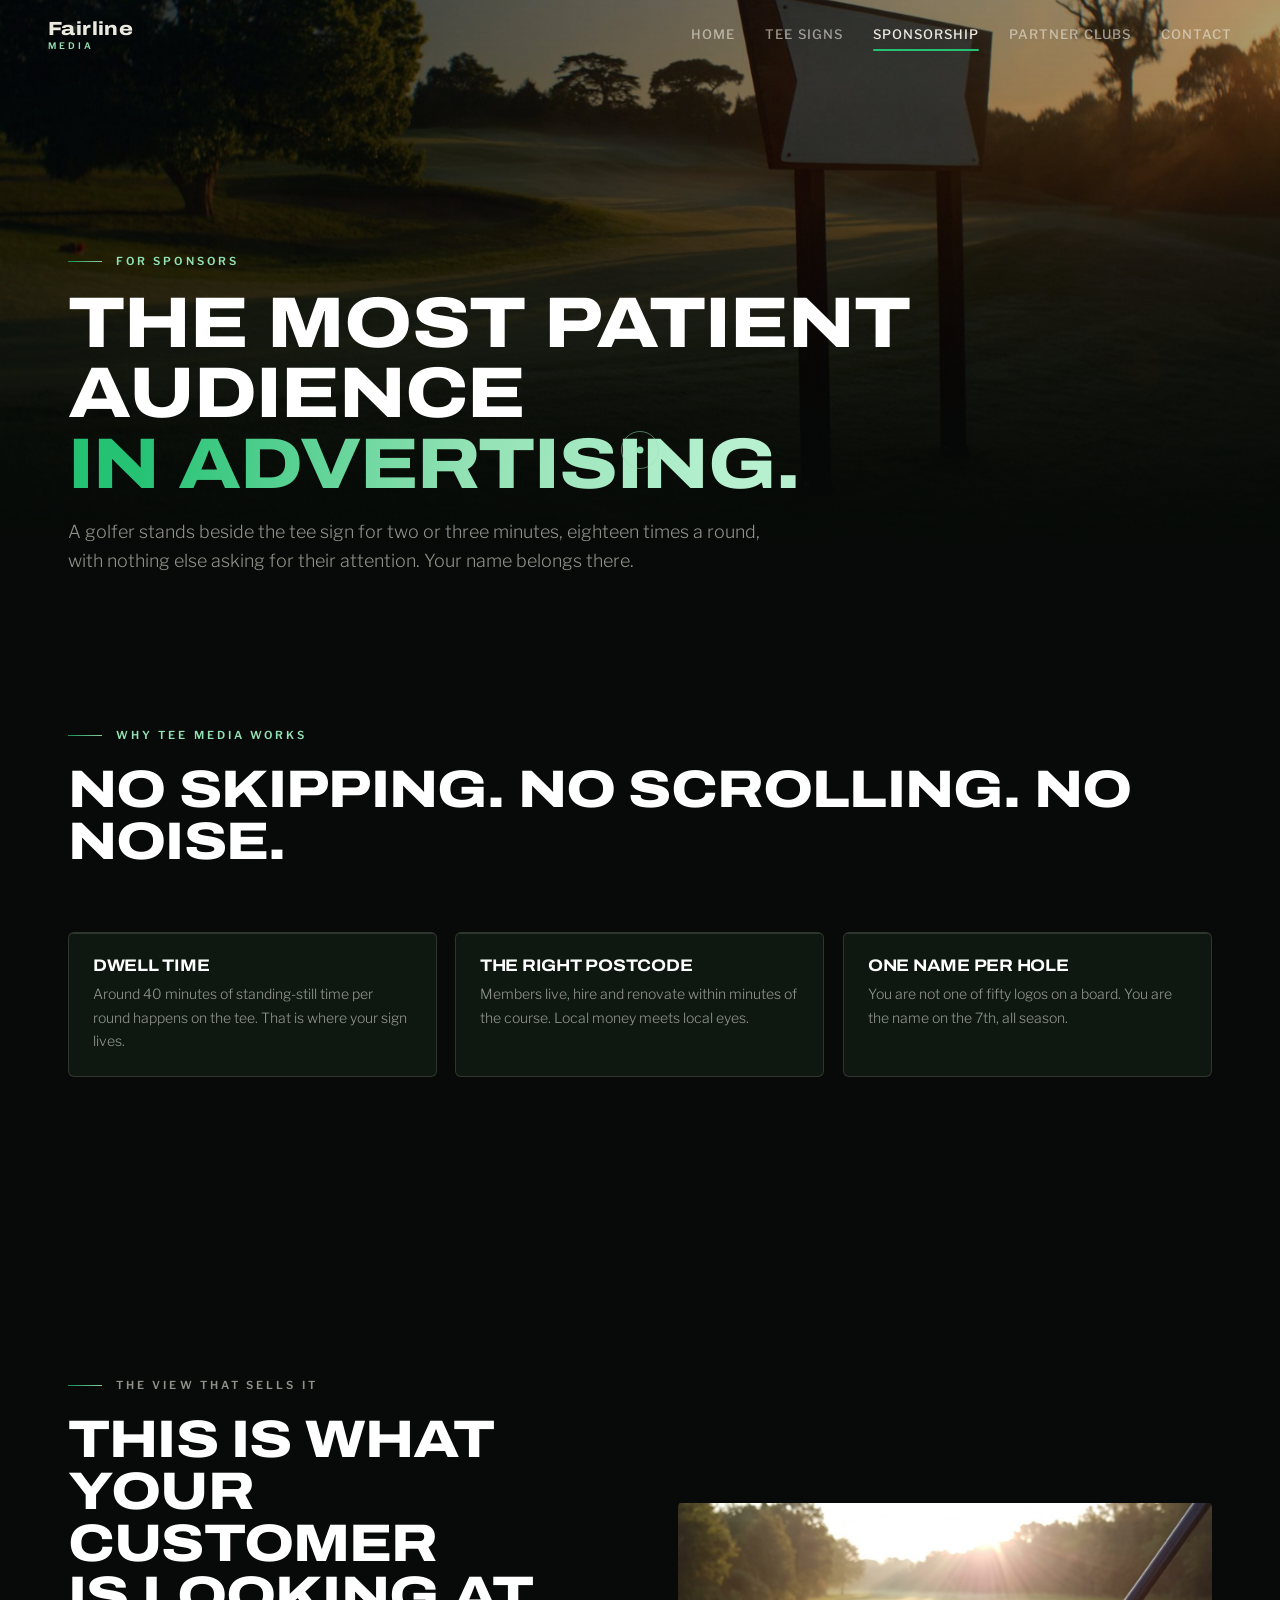
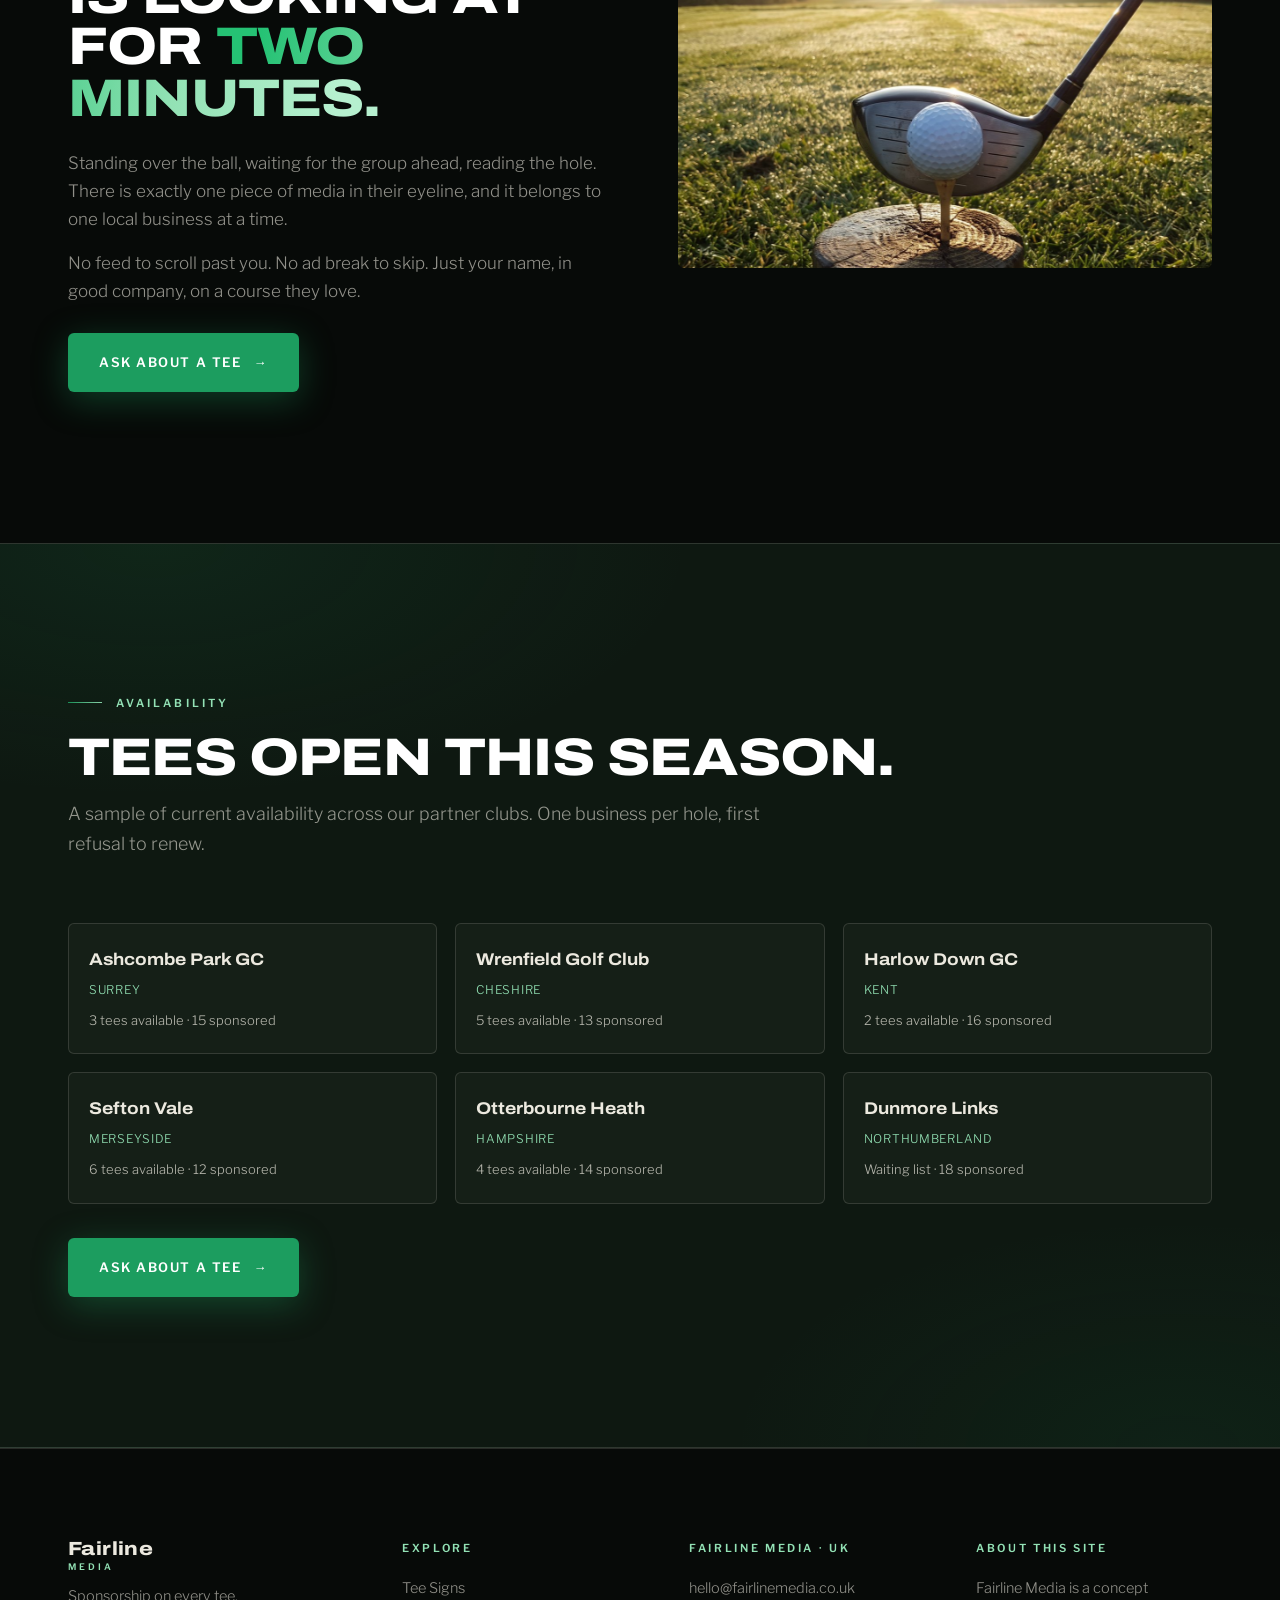
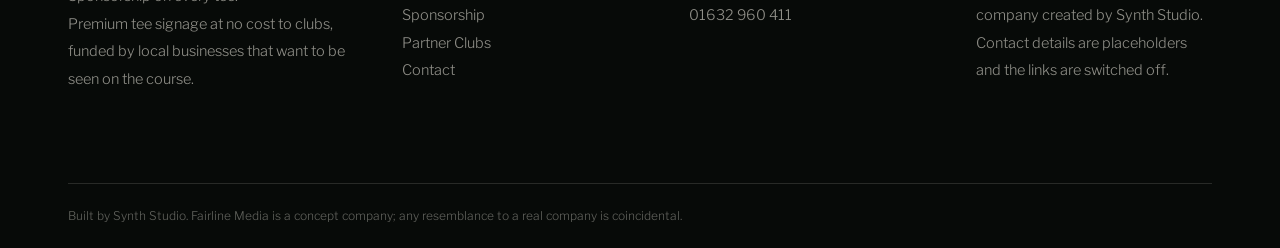
<file: sponsorships.html>
<!DOCTYPE html>
<html lang="en-GB">
<head>
<meta charset="utf-8">
<meta name="viewport" content="width=device-width, initial-scale=1">
<meta name="robots" content="noindex">
<title>Sponsor a Tee | Fairline Media</title>
<meta name="description" content="Put your business on a premium tee sign at a local golf club: two minutes of undivided attention, eighteen times a round.">
<meta property="og:type" content="website">
<meta property="og:site_name" content="Fairline Media">
<meta property="og:title" content="Sponsor a Tee | Fairline Media">
<meta property="og:description" content="Put your business on a premium tee sign at a local golf club: two minutes of undivided attention, eighteen times a round.">
<meta property="og:url" content="https://ezcb4.github.io/demo-golf-sponsorship/sponsorships.html">
<meta property="og:image" content="https://ezcb4.github.io/demo-golf-sponsorship/assets/og-image.jpg">
<meta property="og:image:width" content="1200">
<meta property="og:image:height" content="630">
<meta name="twitter:card" content="summary_large_image">
<meta name="twitter:image" content="https://ezcb4.github.io/demo-golf-sponsorship/assets/og-image.jpg">
<meta name="theme-color" content="#070a08">
<link rel="preconnect" href="https://fonts.googleapis.com">
<link rel="preconnect" href="https://fonts.gstatic.com" crossorigin>
<link href="https://fonts.googleapis.com/css2?family=Archivo:ital,wdth,wght@0,100..125,400..900&family=Libre+Franklin:wght@300;400;500;600&display=swap" rel="stylesheet">
<link rel="stylesheet" href="styles.css">
</head>
<body>

<nav class="nav" aria-label="Main">
  <a class="nav__logo" href="index.html" aria-label="Fairline Media home"><span class="brand-lockup"><b>Fairline</b><span>Media</span></span></a>
  <div class="nav__links">
    <a href="index.html">Home</a>
    <a href="tee-box-signs.html">Tee Signs</a>
    <a href="sponsorships.html" class="active">Sponsorship</a>
    <a href="golf-courses.html">Partner Clubs</a>
    <a class="nav__cta" href="contact.html">Contact</a>
  </div>
  <button class="burger" aria-label="Menu" aria-expanded="false"><span></span><span></span><span></span></button>
</nav>
<div class="drawer">
  <a href="index.html">Home</a>
  <a href="tee-box-signs.html">Tee Signs</a>
  <a href="sponsorships.html" class="active">Sponsorship</a>
  <a href="golf-courses.html">Partner Clubs</a>
  <a href="contact.html">Contact</a>
</div>

<header class="phero">
  <div class="phero__media"><img src="assets/course_b.jpg" alt="" width="1600" height="900" fetchpriority="high" decoding="async"></div>
  <div class="phero__scrim"></div>
  <div class="phero__content wrap">
    <p class="eyebrow">For sponsors</p>
    <h1 class="display">The most patient audience<br><span class="serif-it">in advertising.</span></h1>
    <p class="lead">A golfer stands beside the tee sign for two or three minutes, eighteen times a round, with nothing else asking for their attention. Your name belongs there.</p>
  </div>
</header>

<section class="section-pad">
  <div class="wrap">
    <div class="sec-head reveal">
      <p class="eyebrow">Why tee media works</p>
      <h2 class="display">No skipping. No scrolling. No noise.</h2>
    </div>
    <div class="grid-3">
      <div class="card reveal"><div class="card__body"><h3 class="display">Dwell time</h3><p>Around 40 minutes of standing-still time per round happens on the tee. That is where your sign lives.</p></div></div>
      <div class="card reveal" style="transition-delay:.08s"><div class="card__body"><h3 class="display">The right postcode</h3><p>Members live, hire and renovate within minutes of the course. Local money meets local eyes.</p></div></div>
      <div class="card reveal" style="transition-delay:.16s"><div class="card__body"><h3 class="display">One name per hole</h3><p>You are not one of fifty logos on a board. You are the name on the 7th, all season.</p></div></div>
    </div>
  </div>
</section>


<section class="section-pad" id="view">
  <div class="wrap feature">
    <div class="reveal">
      <p class="eyebrow">The view that sells it</p>
      <h2 class="display">This is what your customer<br>is looking at for <span class="serif-it">two minutes.</span></h2>
      <p>Standing over the ball, waiting for the group ahead, reading the hole. There is exactly one piece of media in their eyeline, and it belongs to one local business at a time.</p>
      <p>No feed to scroll past you. No ad break to skip. Just your name, in good company, on a course they love.</p>
      <a class="btn btn--solid" href="contact.html">Ask about a tee <span class="tick">→</span></a>
    </div>
    <figure class="feature__img wide reveal" style="transition-delay:.15s"><img src="assets/stance_view.jpg" alt="A golfer's view down the fairway from behind a ball on a wooden tee at dawn" width="1600" height="900" decoding="async" loading="lazy"></figure>
  </div>
</section>

<section class="on-fairway section-pad">
  <div class="wrap">
    <div class="sec-head reveal">
      <p class="eyebrow">Availability</p>
      <h2 class="display">Tees open this season.</h2>
      <p class="lead">A sample of current availability across our partner clubs. One business per hole, first refusal to renew.</p>
    </div>
    <div class="grid-3">
      <div class="club-tile reveal"><b>Ashcombe Park GC</b><span>Surrey</span><p>3 tees available · 15 sponsored</p></div>
      <div class="club-tile reveal"><b>Wrenfield Golf Club</b><span>Cheshire</span><p>5 tees available · 13 sponsored</p></div>
      <div class="club-tile reveal"><b>Harlow Down GC</b><span>Kent</span><p>2 tees available · 16 sponsored</p></div>
      <div class="club-tile reveal"><b>Sefton Vale</b><span>Merseyside</span><p>6 tees available · 12 sponsored</p></div>
      <div class="club-tile reveal"><b>Otterbourne Heath</b><span>Hampshire</span><p>4 tees available · 14 sponsored</p></div>
      <div class="club-tile reveal"><b>Dunmore Links</b><span>Northumberland</span><p>Waiting list · 18 sponsored</p></div>
    </div>
    <div class="reveal" style="margin-top:34px">
      <a class="btn btn--solid" href="contact.html">Ask about a tee <span class="tick">→</span></a>
    </div>
  </div>
</section>

<footer>
  <div class="wrap">
    <div class="foot">
      <div class="foot__logo">
        <span class="brand-lockup" style="margin-bottom:12px"><b>Fairline</b><span>Media</span></span>
        <p>Sponsorship on every tee.<br>Premium tee signage at no cost to clubs, funded by local businesses that want to be seen on the course.</p>
      </div>
      <div>
        <h4>Explore</h4>
        <a href="tee-box-signs.html">Tee Signs</a>
        <a href="sponsorships.html">Sponsorship</a>
        <a href="golf-courses.html">Partner Clubs</a>
        <a href="contact.html">Contact</a>
      </div>
      <div>
        <h4>Fairline Media · UK</h4>
        <a href="#demo">hello@fairlinemedia.co.uk</a>
        <a href="#demo">01632 960 411</a>
      </div>
      <div>
        <h4>About this site</h4>
        <p>Fairline Media is a concept company created by Synth Studio. Contact details are placeholders and the links are switched off.</p>
      </div>
    </div>
    <p class="legal">Built by Synth Studio. Fairline Media is a concept company; any resemblance to a real company is coincidental.</p>
  </div>
</footer>
<script src="site.js"></script>
</body>
</html>
</file>
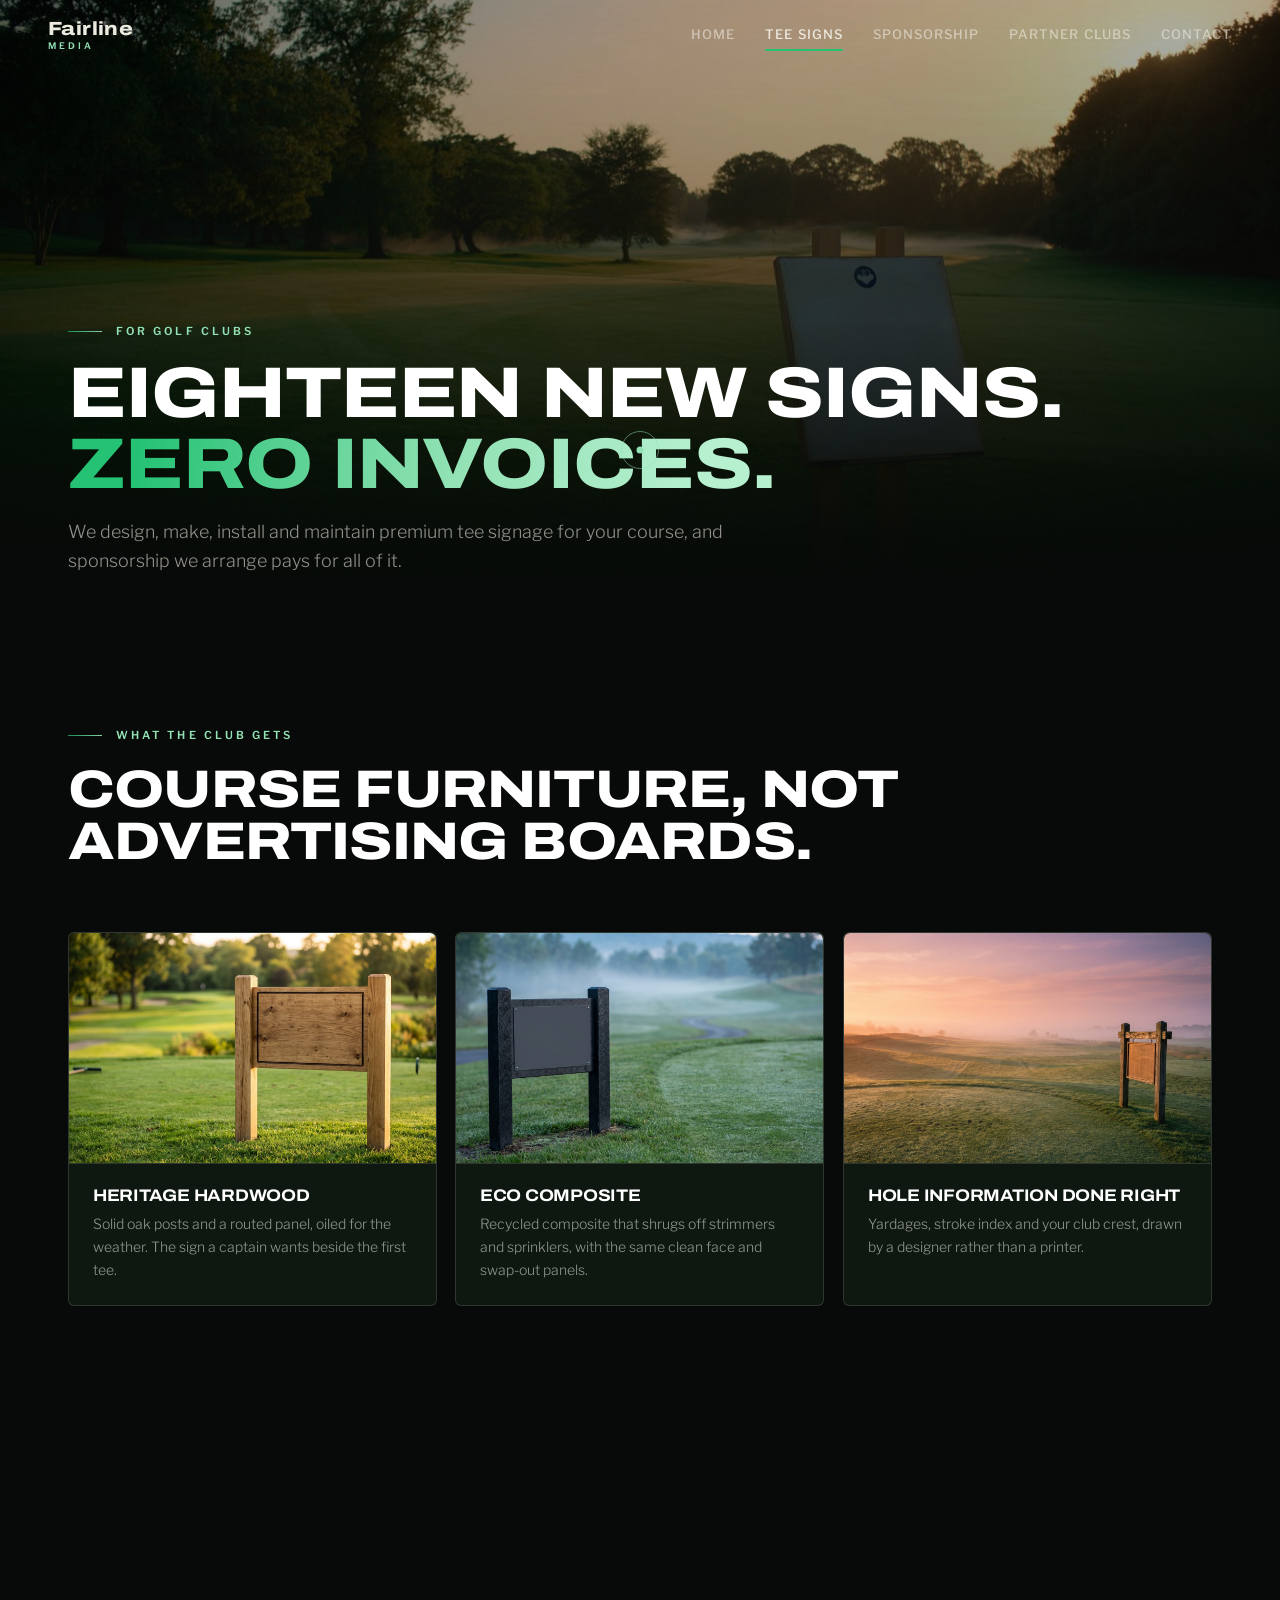
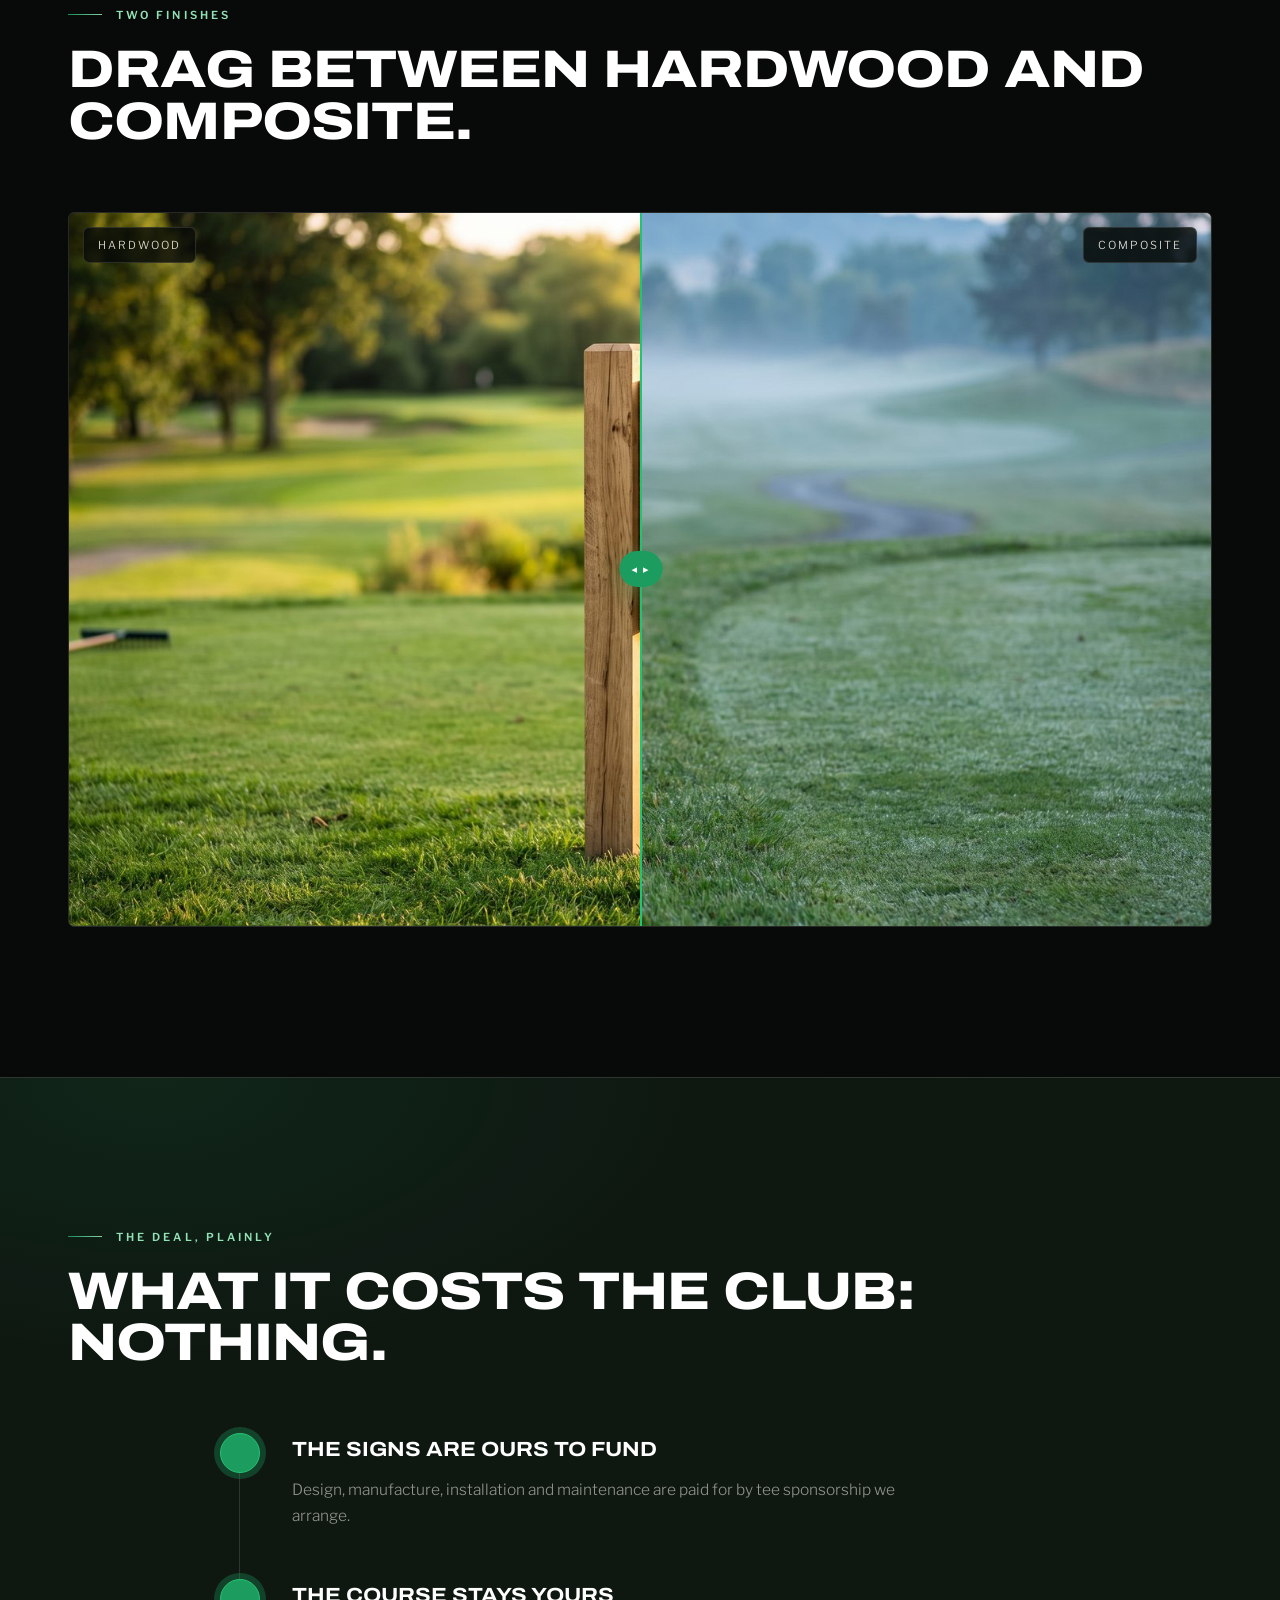
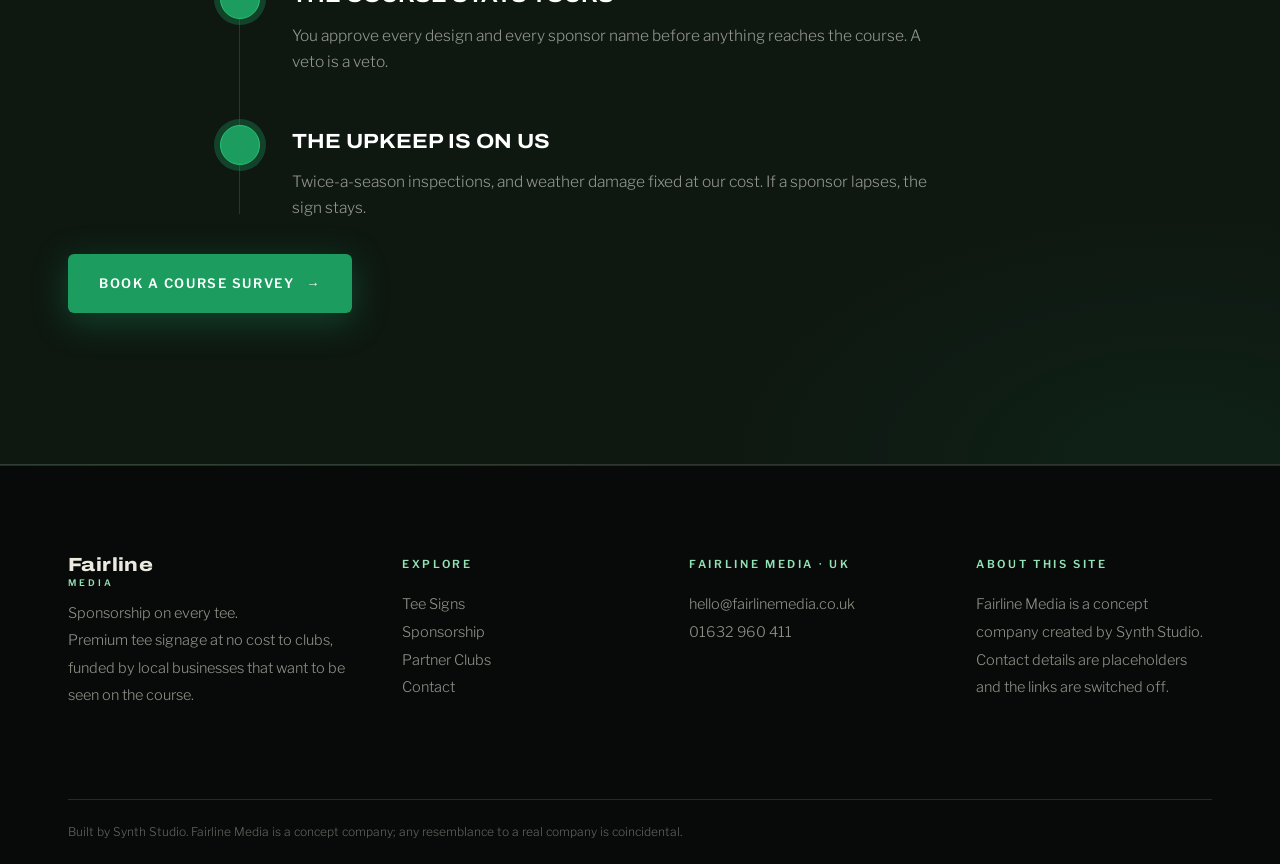
<file: tee-box-signs.html>
<!DOCTYPE html>
<html lang="en-GB">
<head>
<meta charset="utf-8">
<meta name="viewport" content="width=device-width, initial-scale=1">
<meta name="robots" content="noindex">
<title>Tee Signs for Golf Clubs | Fairline Media</title>
<meta name="description" content="Premium hardwood and composite tee-box signage, designed, made, installed and maintained at no cost to the club.">
<meta property="og:type" content="website">
<meta property="og:site_name" content="Fairline Media">
<meta property="og:title" content="Tee Signs for Golf Clubs | Fairline Media">
<meta property="og:description" content="Premium hardwood and composite tee-box signage, designed, made, installed and maintained at no cost to the club.">
<meta property="og:url" content="https://ezcb4.github.io/demo-golf-sponsorship/tee-box-signs.html">
<meta property="og:image" content="https://ezcb4.github.io/demo-golf-sponsorship/assets/og-image.jpg">
<meta property="og:image:width" content="1200">
<meta property="og:image:height" content="630">
<meta name="twitter:card" content="summary_large_image">
<meta name="twitter:image" content="https://ezcb4.github.io/demo-golf-sponsorship/assets/og-image.jpg">
<meta name="theme-color" content="#070a08">
<link rel="preconnect" href="https://fonts.googleapis.com">
<link rel="preconnect" href="https://fonts.gstatic.com" crossorigin>
<link href="https://fonts.googleapis.com/css2?family=Archivo:ital,wdth,wght@0,100..125,400..900&family=Libre+Franklin:wght@300;400;500;600&display=swap" rel="stylesheet">
<link rel="stylesheet" href="styles.css">
</head>
<body>

<nav class="nav" aria-label="Main">
  <a class="nav__logo" href="index.html" aria-label="Fairline Media home"><span class="brand-lockup"><b>Fairline</b><span>Media</span></span></a>
  <div class="nav__links">
    <a href="index.html">Home</a>
    <a href="tee-box-signs.html" class="active">Tee Signs</a>
    <a href="sponsorships.html">Sponsorship</a>
    <a href="golf-courses.html">Partner Clubs</a>
    <a class="nav__cta" href="contact.html">Contact</a>
  </div>
  <button class="burger" aria-label="Menu" aria-expanded="false"><span></span><span></span><span></span></button>
</nav>
<div class="drawer">
  <a href="index.html">Home</a>
  <a href="tee-box-signs.html" class="active">Tee Signs</a>
  <a href="sponsorships.html">Sponsorship</a>
  <a href="golf-courses.html">Partner Clubs</a>
  <a href="contact.html">Contact</a>
</div>

<header class="phero">
  <div class="phero__media"><img src="assets/course_a.jpg" alt="" width="1600" height="900" fetchpriority="high" decoding="async"></div>
  <div class="phero__scrim"></div>
  <div class="phero__content wrap">
    <p class="eyebrow">For golf clubs</p>
    <h1 class="display">Eighteen new signs.<br><span class="serif-it">Zero invoices.</span></h1>
    <p class="lead">We design, make, install and maintain premium tee signage for your course, and sponsorship we arrange pays for all of it.</p>
  </div>
</header>

<section class="section-pad">
  <div class="wrap">
    <div class="sec-head reveal">
      <p class="eyebrow">What the club gets</p>
      <h2 class="display">Course furniture, not advertising boards.</h2>
    </div>
    <div class="grid-3">
      <div class="card reveal"><figure class="card__media"><img src="assets/sign_hardwood.jpg" alt="Premium hardwood tee sign with blank panel" width="1600" height="900" decoding="async" loading="lazy"></figure><div class="card__body"><h3 class="display">Heritage hardwood</h3><p>Solid oak posts and a routed panel, oiled for the weather. The sign a captain wants beside the first tee.</p></div></div>
      <div class="card reveal" style="transition-delay:.08s"><figure class="card__media"><img src="assets/sign_eco.jpg" alt="Composite tee sign with blank panel in morning light" width="1600" height="900" decoding="async" loading="lazy"></figure><div class="card__body"><h3 class="display">Eco composite</h3><p>Recycled composite that shrugs off strimmers and sprinklers, with the same clean face and swap-out panels.</p></div></div>
      <div class="card reveal" style="transition-delay:.16s"><figure class="card__media"><img src="assets/sign_context.jpg" alt="Tee sign standing beside an empty tee box at dawn" width="1600" height="900" decoding="async" loading="lazy"></figure><div class="card__body"><h3 class="display">Hole information done right</h3><p>Yardages, stroke index and your club crest, drawn by a designer rather than a printer.</p></div></div>
    </div>
  </div>
</section>


<section class="section-pad" id="compare">
  <div class="wrap">
    <div class="sec-head reveal">
      <p class="eyebrow">Two finishes</p>
      <h2 class="display">Drag between hardwood and composite.</h2>
    </div>
    <div class="compare reveal" aria-label="Drag to compare the hardwood and composite tee signs">
      <img class="bottom" src="assets/sign_eco.jpg" alt="Composite tee sign in cool morning light" width="1600" height="900" loading="lazy" decoding="async">
      <img class="top" src="assets/sign_hardwood.jpg" alt="Hardwood tee sign at golden hour" width="1600" height="900" loading="lazy" decoding="async">
      <span class="compare__tag l">Hardwood</span>
      <span class="compare__tag r">Composite</span>
      <div class="compare__handle"></div>
    </div>
  </div>
</section>

<section class="on-fairway section-pad">
  <div class="wrap">
    <div class="sec-head reveal">
      <p class="eyebrow">The deal, plainly</p>
      <h2 class="display">What it costs the club: nothing.</h2>
    </div>
    <div class="timeline">
      <div class="tstep reveal"><div class="tstep__dot"></div><h3>The signs are ours to fund</h3><p>Design, manufacture, installation and maintenance are paid for by tee sponsorship we arrange.</p></div>
      <div class="tstep reveal"><div class="tstep__dot"></div><h3>The course stays yours</h3><p>You approve every design and every sponsor name before anything reaches the course. A veto is a veto.</p></div>
      <div class="tstep reveal"><div class="tstep__dot"></div><h3>The upkeep is on us</h3><p>Twice-a-season inspections, and weather damage fixed at our cost. If a sponsor lapses, the sign stays.</p></div>
    </div>
    <div class="reveal" style="margin-top:34px">
      <a class="btn btn--solid" href="contact.html">Book a course survey <span class="tick">→</span></a>
    </div>
  </div>
</section>

<footer>
  <div class="wrap">
    <div class="foot">
      <div class="foot__logo">
        <span class="brand-lockup" style="margin-bottom:12px"><b>Fairline</b><span>Media</span></span>
        <p>Sponsorship on every tee.<br>Premium tee signage at no cost to clubs, funded by local businesses that want to be seen on the course.</p>
      </div>
      <div>
        <h4>Explore</h4>
        <a href="tee-box-signs.html">Tee Signs</a>
        <a href="sponsorships.html">Sponsorship</a>
        <a href="golf-courses.html">Partner Clubs</a>
        <a href="contact.html">Contact</a>
      </div>
      <div>
        <h4>Fairline Media · UK</h4>
        <a href="#demo">hello@fairlinemedia.co.uk</a>
        <a href="#demo">01632 960 411</a>
      </div>
      <div>
        <h4>About this site</h4>
        <p>Fairline Media is a concept company created by Synth Studio. Contact details are placeholders and the links are switched off.</p>
      </div>
    </div>
    <p class="legal">Built by Synth Studio. Fairline Media is a concept company; any resemblance to a real company is coincidental.</p>
  </div>
</footer>
<script src="site.js"></script>
</body>
</html>
</file>
<file: styles.css>
/* Fairline Media — Synth Studio portfolio demo (fictional company) */
:root{
  --ink:#070a08;
  --fairway:#0e1811;
  --mist:#ece9df;
  --haze:rgba(236,233,223,.6);
  --hairline:rgba(236,233,223,.14);
  --violet:#1c9d5f;
  --violet-hi:#25c274;
  --violet-lt:#93e2b5;
  --violet-glow:rgba(28,157,95,.32);
  --gold:#d2a15a;
  --radius:6px;
}
*{margin:0;padding:0;box-sizing:border-box}
html{scroll-behavior:smooth}
body{
  background:var(--ink);
  color:var(--mist);
  font-family:"Libre Franklin",system-ui,sans-serif;
  font-weight:300;
  font-size:17px;
  line-height:1.65;
  -webkit-font-smoothing:antialiased;
  overflow-x:hidden;
}
img{max-width:100%;height:auto;display:block}
a{color:inherit;text-decoration:none}
::selection{background:var(--violet);color:#fff}
:focus-visible{outline:2px solid var(--violet-hi);outline-offset:3px}

/* ---------- type utilities ---------- */
.eyebrow{
  font-size:11px;font-weight:600;letter-spacing:.28em;text-transform:uppercase;
  color:var(--violet-lt);display:flex;align-items:center;gap:14px;flex-wrap:wrap;
}
.eyebrow::before{content:"";width:34px;height:1px;background:linear-gradient(90deg,var(--violet),var(--violet-lt));opacity:.9}
.eyebrow--bare::before{display:none}
.display{
  font-family:"Archivo",sans-serif;font-stretch:118%;font-weight:800;
  text-transform:uppercase;letter-spacing:-.015em;line-height:.98;
}
.serif-it{
  font-family:"Archivo",sans-serif;font-stretch:118%;font-style:normal;font-weight:800;
  background:linear-gradient(96deg,var(--violet-hi) 10%,var(--violet-lt) 55%,#b6f0cf 90%);
  -webkit-background-clip:text;background-clip:text;-webkit-text-fill-color:transparent;color:var(--violet-lt);
}
.lead{color:var(--haze);font-size:clamp(15px,1.4vw,18px);max-width:60ch}

/* ---------- nav ---------- */
.nav{
  position:fixed;inset:0 0 auto 0;z-index:80;
  display:flex;align-items:center;justify-content:space-between;
  padding:18px clamp(20px,4vw,48px);
  transition:background .4s ease,border-color .4s ease,transform .4s cubic-bezier(.2,.65,.2,1);
  border-bottom:1px solid transparent;
}
.nav.scrolled{background:rgba(7,10,8,.88);border-color:var(--hairline)}
.nav.hidden{transform:translateY(-110%)}
.nav__logo img{height:64px;width:auto;filter:drop-shadow(0 2px 10px rgba(7,10,8,.55))}
.nav__links{display:flex;gap:30px;align-items:center;font-size:13px;font-weight:500;letter-spacing:.08em;text-transform:uppercase}
.nav__links > a{color:var(--haze);transition:color .25s;padding:6px 0;position:relative}
.nav__links > a::after{content:"";position:absolute;left:0;bottom:0;height:2px;width:0;background:var(--violet-hi);transition:width .3s;border-radius:2px}
.nav__links > a:hover::after,.nav__links > a.active::after{width:100%}
.nav__links > a:hover,.nav__links > a:focus-visible,.nav__links > a.active{color:var(--mist)}

/* dropdown */
.dd{position:relative}
.dd__btn{
  display:flex;align-items:center;gap:7px;cursor:pointer;background:none;border:0;
  font:inherit;color:var(--haze);letter-spacing:inherit;text-transform:inherit;padding:6px 0;
  transition:color .25s;
}
.dd__btn:hover,.dd.open .dd__btn{color:var(--mist)}
.dd__btn .car{transition:transform .3s;font-size:9px}
.dd.open .dd__btn .car{transform:rotate(180deg)}
.dd__menu{
  position:absolute;top:calc(100% + 14px);left:50%;transform:translate(-50%,8px);
  min-width:200px;background:rgba(10,14,11,.97);
  border:1px solid var(--hairline);border-radius:var(--radius);
  padding:8px;opacity:0;pointer-events:none;transition:opacity .25s,transform .25s;
}
.dd.open .dd__menu{opacity:1;pointer-events:auto;transform:translate(-50%,0)}
.dd__menu a{display:block;padding:11px 16px;border-radius:4px;color:var(--haze);transition:background .2s,color .2s}
.dd__menu a:hover,.dd__menu a.active{background:rgba(28,157,95,.16);color:var(--mist)}

/* burger + mobile drawer */
.burger{display:none;background:none;border:0;cursor:pointer;width:40px;height:40px;position:relative;z-index:90}
.burger span{position:absolute;left:9px;right:9px;height:2px;background:var(--mist);transition:transform .3s,opacity .3s;border-radius:2px}
.burger span:nth-child(1){top:14px}.burger span:nth-child(2){top:20px}.burger span:nth-child(3){top:26px}
body.menu-open .burger span:nth-child(1){transform:translateY(6px) rotate(45deg)}
body.menu-open .burger span:nth-child(2){opacity:0}
body.menu-open .burger span:nth-child(3){transform:translateY(-6px) rotate(-45deg)}
.drawer{
  position:fixed;inset:0;z-index:70;background:rgba(7,10,8,.985);
  display:flex;flex-direction:column;justify-content:center;padding:80px clamp(24px,8vw,64px) 40px;
  opacity:0;pointer-events:none;transition:opacity .35s;
}
body.menu-open .drawer{opacity:1;pointer-events:auto}
.drawer a{
  font-family:"Archivo",sans-serif;font-stretch:114%;font-weight:700;text-transform:uppercase;
  font-size:clamp(1.5rem,6vw,2.2rem);padding:12px 0;color:var(--haze);
  border-bottom:1px solid var(--hairline);transition:color .2s,padding-left .3s;
}
.drawer a:hover,.drawer a.active{color:var(--mist);padding-left:10px}
.drawer .drawer__sub{font-size:clamp(1.1rem,4vw,1.4rem);color:var(--haze);font-weight:500;font-family:"Libre Franklin",sans-serif;text-transform:uppercase;letter-spacing:.1em}
@media(max-width:960px){
  .nav__links{display:none}
  .burger{display:block}
}

/* ---------- hero (home, living photo) ---------- */
.hero{position:relative;min-height:100vh;min-height:100svh;display:flex;align-items:flex-end;overflow:hidden}
.hero__media{position:absolute;inset:-6%;z-index:0;will-change:transform}
.hero__media .hero__photo{
  width:100%;height:100%;object-fit:cover;object-position:62% 42%;
  animation:kenburns 26s ease-in-out infinite alternate;
  transform-origin:62% 40%;
}
@keyframes kenburns{from{transform:scale(1.02)}to{transform:scale(1.115) translate(-1.6%,-1%)}}
.mist{
  position:absolute;z-index:2;left:-20%;right:-20%;height:46%;
  filter:blur(34px);mix-blend-mode:screen;pointer-events:none;
}
.mist--a{
  bottom:-6%;opacity:.16;
  background:radial-gradient(46% 60% at 30% 60%,rgba(236,233,223,.85),transparent 70%),
             radial-gradient(38% 52% at 72% 44%,rgba(236,233,223,.6),transparent 70%);
  animation:mistA 38s ease-in-out infinite alternate;
}
.mist--b{
  bottom:6%;opacity:.10;
  background:radial-gradient(42% 58% at 62% 52%,rgba(236,233,223,.8),transparent 70%),
             radial-gradient(30% 44% at 18% 40%,rgba(236,233,223,.55),transparent 70%);
  animation:mistB 52s ease-in-out infinite alternate;
}
@keyframes mistA{from{transform:translateX(-4%)}to{transform:translateX(5%)}}
@keyframes mistB{from{transform:translateX(4%)}to{transform:translateX(-6%)}}
.lightsweep{
  position:absolute;inset:0;z-index:2;pointer-events:none;mix-blend-mode:overlay;opacity:.55;
  background:
    linear-gradient(64deg,transparent 30%,rgba(236,233,223,.30) 46%,rgba(236,233,223,.10) 52%,transparent 66%),
    linear-gradient(244deg,transparent 34%,rgba(37,194,116,.34) 50%,transparent 64%);
  background-size:280% 100%,320% 100%;
  animation:sweep 17s ease-in-out infinite;
}
@keyframes sweep{0%,100%{background-position:110% 0}50%{background-position:-10% 0}}
#particles{position:absolute;inset:0;z-index:3;pointer-events:none}
.hero__scrim{
  position:absolute;inset:0;z-index:4;
  background:
    linear-gradient(to top,rgba(7,10,8,.96) 0%,rgba(7,10,8,.55) 30%,rgba(7,10,8,.16) 58%,rgba(7,10,8,.42) 100%),
    radial-gradient(120% 90% at 18% 78%,rgba(7,10,8,.6) 0%,transparent 55%),
    radial-gradient(90% 60% at 50% 108%,rgba(28,157,95,.22) 0%,transparent 60%);
}
.hero__content{
  position:relative;z-index:5;width:100%;
  padding:clamp(100px,16vh,170px) clamp(20px,4vw,48px) clamp(48px,7vh,84px);
  max-width:1460px;margin:0 auto;
}
.hero__eyebrow{margin-bottom:26px}
.hero__h1{font-size:clamp(2.6rem,7.6vw,6.9rem);color:#fff}
.hero__h1 .line{display:block;overflow:hidden}
.hero__h1 .word{display:inline-block;transform:translateY(112%);opacity:0}
.anim .hero__h1 .word{animation:rise .9s cubic-bezier(.2,.65,.2,1) forwards}
@keyframes rise{to{transform:translateY(0);opacity:1}}
.hero__sub{max-width:560px;margin-top:28px;color:var(--haze);font-size:clamp(15px,1.4vw,18px);opacity:0;transform:translateY(18px)}
.anim .hero__sub{animation:fadeUp .8s .75s ease forwards}
.hero__ctas{display:flex;gap:16px;margin-top:38px;flex-wrap:wrap;opacity:0;transform:translateY(18px)}
.anim .hero__ctas{animation:fadeUp .8s .95s ease forwards}
@keyframes fadeUp{to{opacity:1;transform:translateY(0)}}
.hero__meta{
  display:flex;flex-wrap:wrap;gap:10px 28px;margin-top:54px;padding-top:22px;border-top:1px solid var(--hairline);
  font-size:12px;letter-spacing:.18em;text-transform:uppercase;color:var(--haze);opacity:0;
}
.hero__meta span{white-space:nowrap}
.anim .hero__meta{animation:fadeUp .8s 1.15s ease forwards}
.hero__meta b{color:var(--violet-lt);font-weight:600}

/* ---------- page hero (inner pages) ---------- */
.phero{position:relative;min-height:64vh;min-height:64svh;display:flex;align-items:flex-end;overflow:hidden}
.phero__media{position:absolute;inset:-8% 0 0 0;z-index:0;will-change:transform}
.phero__media img{width:100%;height:100%;object-fit:cover}
.phero__scrim{position:absolute;inset:0;z-index:1;
  background:linear-gradient(to top,rgba(7,10,8,.97) 4%,rgba(7,10,8,.5) 44%,rgba(7,10,8,.32) 100%)}
.phero__content{position:relative;z-index:2;width:100%;max-width:1240px;margin:0 auto;
  padding:clamp(120px,18vh,180px) clamp(20px,4vw,48px) clamp(40px,6vh,64px)}
.phero__content h1{font-size:clamp(2.2rem,5.6vw,4.6rem);color:#fff;margin-top:18px}
.phero__content .lead{margin-top:18px}
.phero__ctas{display:flex;gap:14px;margin-top:28px;flex-wrap:wrap}

/* ---------- buttons ---------- */
.btn{
  display:inline-flex;align-items:center;gap:12px;
  font-family:"Libre Franklin",sans-serif;font-size:13px;font-weight:600;
  letter-spacing:.12em;text-transform:uppercase;
  padding:18px 30px;border-radius:var(--radius);cursor:pointer;
  transition:background .25s,border-color .25s,color .25s;
  will-change:transform;border:1px solid transparent;
}
.btn--solid{background:var(--violet);color:#fff}
.btn--solid:hover,.btn--solid:focus-visible{background:var(--violet-hi)}
.btn--ghost{border-color:rgba(236,233,223,.35);color:var(--mist)}
.btn--ghost:hover,.btn--ghost:focus-visible{border-color:var(--violet-hi);color:var(--violet-lt);background:rgba(28,157,95,.12)}
.btn--solid{box-shadow:0 8px 34px rgba(28,157,95,.35)}
.btn--sm{padding:12px 20px;font-size:12px}
.btn .tick{transition:transform .3s}
.btn:hover .tick{transform:translateX(4px)}

/* ---------- layout ---------- */
section{position:relative}
.wrap{max-width:1240px;margin:0 auto;padding:0 clamp(20px,4vw,48px)}
.section-pad{padding-top:clamp(90px,12vw,150px);padding-bottom:clamp(90px,12vw,150px)}
.section-pad--tight{padding-top:clamp(56px,8vw,90px);padding-bottom:clamp(56px,8vw,90px)}
.sec-head{margin-bottom:clamp(40px,6vw,64px)}
.sec-head h2{font-size:clamp(1.9rem,4.2vw,3.3rem);margin-top:20px;color:#fff}
.sec-head .lead{margin-top:16px}
.on-fairway{
  background:
    radial-gradient(60% 40% at 12% 0%,rgba(28,157,95,.10),transparent 70%),
    radial-gradient(50% 36% at 92% 100%,rgba(28,157,95,.07),transparent 70%),
    var(--fairway);
  border-top:1px solid var(--hairline);border-bottom:1px solid var(--hairline);
}

/* reveal */
.reveal{opacity:0;transform:translateY(34px);transition:opacity .9s ease,transform .9s cubic-bezier(.2,.65,.2,1)}
.reveal.in{opacity:1;transform:none}

/* stats strip */
.stats{border-top:1px solid var(--hairline);border-bottom:1px solid var(--hairline);background:var(--fairway)}
.stats .wrap{display:grid;grid-template-columns:repeat(3,1fr);gap:0}
.stat{padding:44px 28px}
.stat+.stat{border-left:1px solid var(--hairline)}
.stat__n{font-family:"Archivo",sans-serif;font-stretch:118%;font-weight:800;font-size:clamp(2.2rem,4vw,3.4rem);color:var(--violet-lt);line-height:1}
.stat__l{margin-top:10px;font-size:12px;letter-spacing:.2em;text-transform:uppercase;color:var(--haze)}
@media(max-width:720px){.stats .wrap{grid-template-columns:1fr}.stat+.stat{border-left:0;border-top:1px solid var(--hairline)}}

/* split feature */
.feature{display:grid;grid-template-columns:1fr 1fr;gap:clamp(40px,6vw,90px);align-items:center}
.feature.rev{direction:rtl}.feature.rev>*{direction:ltr}
.feature h2{font-size:clamp(1.9rem,4.2vw,3.3rem);margin:20px 0 24px;color:#fff}
.feature p{color:var(--haze);max-width:52ch}
.feature p+p{margin-top:16px}
.feature .btn{margin-top:28px}
.feature__img{position:relative}
.feature__img img{border-radius:var(--radius);aspect-ratio:4/4.4;object-fit:cover;width:100%}
.feature__img.wide img{aspect-ratio:16/11}
.feature__img figcaption{
  position:absolute;left:18px;bottom:18px;padding:10px 16px;
  background:rgba(7,10,8,.82);border:1px solid var(--hairline);
  border-radius:var(--radius);font-size:11px;letter-spacing:.18em;text-transform:uppercase;color:var(--haze);
}
@media(max-width:880px){.feature{grid-template-columns:1fr}.feature.rev{direction:ltr}}

/* cards */
.grid-3{display:grid;grid-template-columns:repeat(3,1fr);gap:clamp(18px,2.4vw,28px)}
.grid-2{display:grid;grid-template-columns:1fr 1fr;gap:clamp(18px,2.4vw,28px)}
@media(max-width:880px){.grid-3,.grid-2{grid-template-columns:1fr}}
.card{position:relative;border:1px solid var(--hairline);border-radius:var(--radius);overflow:hidden;background:var(--fairway);transition:border-color .35s,box-shadow .35s}
.card:hover{border-color:var(--violet-glow);box-shadow:0 14px 44px rgba(28,157,95,.16)}
.card .card__imgwrap{overflow:hidden}
.card img{aspect-ratio:3/3.4;object-fit:cover;width:100%;transition:transform .8s cubic-bezier(.2,.65,.2,1)}
.card.landscape img{aspect-ratio:16/10}
.card:hover img{transform:scale(1.045)}
.card__body{padding:24px;border-top:1px solid var(--hairline)}
.card__body h3{font-family:"Archivo",sans-serif;font-stretch:112%;font-weight:700;text-transform:uppercase;font-size:1.05rem;color:#fff}
.card__body p{font-size:14px;color:var(--haze);margin-top:8px}
.card__body .price{font-family:"Archivo",sans-serif;font-stretch:114%;font-weight:800;color:var(--violet-lt);font-size:1.3rem;margin-top:12px}
.card__body .btn{margin-top:16px}

/* steps timeline */
.timeline{position:relative;max-width:840px;margin:0 auto}
.timeline::before{content:"";position:absolute;left:19px;top:6px;bottom:6px;width:1px;background:var(--hairline)}
.tstep{position:relative;padding:0 0 clamp(34px,4vw,52px) 72px}
.tstep:last-child{padding-bottom:0}
.tstep__dot{
  position:absolute;left:0;top:0;width:40px;height:40px;border-radius:50%;
  border:1px solid var(--violet-hi);display:flex;align-items:center;justify-content:center;
  font-family:"Archivo",sans-serif;font-weight:800;font-size:13px;color:var(--violet-lt);
  background:var(--ink);transition:background .4s,color .4s,box-shadow .4s;
}
.tstep.in .tstep__dot{background:var(--violet);color:#fff;box-shadow:0 0 0 6px var(--violet-glow)}
.tstep h3{font-family:"Archivo",sans-serif;font-stretch:112%;font-weight:700;text-transform:uppercase;font-size:clamp(1.05rem,1.6vw,1.3rem);color:#fff;margin-bottom:10px}
.tstep p{color:var(--haze);font-size:15.5px;max-width:58ch}

/* compare slider */
.compare{position:relative;border-radius:var(--radius);overflow:hidden;border:1px solid var(--hairline);aspect-ratio:16/10;user-select:none;touch-action:none;cursor:ew-resize}
.compare img{position:absolute;inset:0;width:100%;height:100%;object-fit:cover;pointer-events:none}
.compare .top{clip-path:inset(0 calc(100% - var(--pos,50%)) 0 0)}
.compare__handle{
  position:absolute;top:0;bottom:0;left:var(--pos,50%);width:2px;background:var(--violet-hi);z-index:3;pointer-events:none;
}
.compare__handle::after{
  content:"◂ ▸";position:absolute;top:50%;left:50%;transform:translate(-50%,-50%);
  background:var(--violet);color:#fff;font-size:11px;letter-spacing:2px;
  padding:9px 12px;border-radius:99px;white-space:nowrap;font-weight:700;
  box-shadow:0 6px 24px var(--violet-glow);
}
.compare__tag{position:absolute;top:14px;z-index:2;padding:8px 14px;background:rgba(7,10,8,.82);border:1px solid var(--hairline);border-radius:var(--radius);font-size:11px;letter-spacing:.18em;text-transform:uppercase;color:var(--mist)}
.compare__tag.l{left:14px}.compare__tag.r{right:14px}

/* club grid + filters */
.filters{display:flex;gap:12px;flex-wrap:wrap;align-items:center;margin-bottom:clamp(28px,4vw,44px)}
.search{
  flex:1;min-width:220px;display:flex;align-items:center;gap:10px;
  background:var(--fairway);border:1px solid var(--hairline);border-radius:var(--radius);padding:14px 18px;
}
.search input{
  flex:1;background:none;border:0;outline:0;color:var(--mist);
  font:inherit;font-size:15px;
}
.search input::placeholder{color:rgba(236,233,223,.4)}
.chip{
  padding:12px 18px;border:1px solid var(--hairline);border-radius:99px;background:none;color:var(--haze);
  font:inherit;font-size:12px;font-weight:600;letter-spacing:.1em;text-transform:uppercase;cursor:pointer;
  transition:border-color .25s,color .25s,background .25s;
}
.chip:hover{border-color:var(--violet-hi);color:var(--violet-lt)}
.chip.active{background:var(--violet);border-color:var(--violet);color:#fff}
.count-line{font-size:12px;letter-spacing:.18em;text-transform:uppercase;color:var(--haze);margin-bottom:22px}
.count-line b{color:var(--violet-lt)}
.clubgrid{display:grid;grid-template-columns:repeat(auto-fill,minmax(260px,1fr));gap:clamp(14px,1.8vw,22px)}
.club{
  position:relative;border-radius:var(--radius);overflow:hidden;border:1px solid var(--hairline);
  aspect-ratio:4/3;background:var(--fairway);transition:border-color .35s,box-shadow .35s;
}
.club:hover{border-color:var(--violet-glow);box-shadow:0 12px 38px rgba(28,157,95,.18)}
.club img{width:100%;height:100%;object-fit:cover;transition:transform .7s cubic-bezier(.2,.65,.2,1)}
.club:hover img{transform:scale(1.06)}
.club__ph{width:100%;height:100%;display:flex;align-items:center;justify-content:center;background:linear-gradient(140deg,#122017,#0a120d)}
.club__ph img{width:74px;height:auto;opacity:.5;object-fit:contain}
.club__grad{position:absolute;inset:0;background:linear-gradient(to top,rgba(7,10,8,.92) 0%,rgba(7,10,8,.18) 55%,transparent)}
.club__info{position:absolute;left:16px;right:16px;bottom:14px}
.club__info h3{font-family:"Archivo",sans-serif;font-stretch:112%;font-weight:700;text-transform:uppercase;font-size:.95rem;color:#fff;line-height:1.2}
.club__info p{font-size:11.5px;letter-spacing:.14em;text-transform:uppercase;color:var(--violet-lt);margin-top:4px}
.club .flag{position:absolute;top:12px;right:12px;padding:6px 10px;font-size:10px;letter-spacing:.14em;background:rgba(7,10,8,.8);border:1px solid var(--hairline);border-radius:4px;color:var(--haze);text-transform:uppercase}
.club.hidden{display:none}

/* showcase (golf courses page) */
.show{display:grid;grid-template-columns:1.1fr 1fr;gap:clamp(30px,5vw,70px);align-items:center;padding:clamp(40px,6vw,70px) 0;border-bottom:1px solid var(--hairline)}
.show:last-of-type{border-bottom:0}
.show.rev{direction:rtl}.show.rev>*{direction:ltr}
.show__img{overflow:hidden;border-radius:var(--radius);border:1px solid var(--hairline)}
.show__img img{aspect-ratio:16/11;object-fit:cover;width:100%;transition:transform .8s cubic-bezier(.2,.65,.2,1);cursor:zoom-in}
.show__img:hover img{transform:scale(1.04)}
.show h2{font-size:clamp(1.5rem,3vw,2.3rem);color:#fff;margin:14px 0 14px}
.show p{color:var(--haze);font-size:15.5px;max-width:54ch}
.show .tagchip{display:inline-block;font-size:10.5px;letter-spacing:.2em;text-transform:uppercase;color:var(--violet-lt);border:1px solid rgba(147,226,181,.4);border-radius:4px;padding:6px 10px}
.show .btn{margin-top:22px}
@media(max-width:880px){.show{grid-template-columns:1fr}.show.rev{direction:ltr}}

/* accordion */
.acc{border:1px solid var(--hairline);border-radius:var(--radius);overflow:hidden}
.acc details{border-bottom:1px solid var(--hairline);background:var(--fairway)}
.acc details:last-child{border-bottom:0}
.acc summary{
  list-style:none;cursor:pointer;display:flex;justify-content:space-between;align-items:center;gap:20px;
  padding:22px 26px;font-family:"Archivo",sans-serif;font-stretch:112%;font-weight:700;text-transform:uppercase;
  font-size:1rem;color:#fff;transition:color .25s;
}
.acc summary::-webkit-details-marker{display:none}
.acc summary:hover{color:var(--violet-lt)}
.acc summary .pm{color:var(--violet-lt);font-size:1.2rem;transition:transform .3s}
.acc details[open] summary .pm{transform:rotate(45deg)}
.acc .acc__body{padding:0 26px 24px;color:var(--haze);font-size:15.5px}
.acc .acc__body p+p{margin-top:12px}

/* marquee */
.marquee{white-space:nowrap;padding:34px 0;overflow:hidden}
.marquee--framed{border-top:1px solid var(--hairline);border-bottom:1px solid var(--hairline)}
.marquee__track{display:inline-block;animation:scroll 46s linear infinite}
.marquee span,.marquee b{
  font-family:"Archivo",sans-serif;font-stretch:118%;font-weight:800;text-transform:uppercase;
  font-size:clamp(1.6rem,3.4vw,2.8rem);margin-right:56px;
}
.marquee span{color:transparent;-webkit-text-stroke:1px rgba(236,233,223,.28)}
.marquee b{color:var(--violet-lt)}
@keyframes scroll{to{transform:translateX(-50%)}}

/* case tiles */
.cases{display:grid;grid-template-columns:repeat(3,1fr);gap:1px;background:var(--hairline)}
.case{background:var(--fairway);padding:clamp(28px,3vw,42px);display:flex;flex-direction:column;gap:20px}
.case img{aspect-ratio:16/10;object-fit:cover;border-radius:var(--radius)}
.case h3{font-family:"Archivo",sans-serif;font-stretch:112%;font-weight:700;text-transform:uppercase;font-size:1.05rem;color:#fff}
.case p{font-size:14.5px;color:var(--haze);flex:1}
.case .tag{font-size:11px;letter-spacing:.22em;text-transform:uppercase;color:var(--violet-lt)}
@media(max-width:880px){.cases{grid-template-columns:1fr}}

/* split cta */
.split{display:grid;grid-template-columns:1fr 1fr;min-height:520px}
.split__panel{position:relative;display:flex;align-items:flex-end;padding:clamp(36px,4vw,60px);overflow:hidden}
.split__panel .bg{position:absolute;inset:0;background-size:cover;background-position:center;transition:transform 1.2s cubic-bezier(.2,.65,.2,1)}
.split__panel:hover .bg{transform:scale(1.05)}
.split__panel .scrim{position:absolute;inset:0;background:linear-gradient(to top,rgba(7,10,8,.93) 8%,rgba(7,10,8,.35) 60%,rgba(7,10,8,.25))}
.split__inner{position:relative;z-index:2;max-width:440px}
.split__inner .eyebrow{margin-bottom:16px}
.split__inner h2{font-size:clamp(1.7rem,3vw,2.6rem);color:#fff;margin-bottom:14px}
.split__inner p{color:var(--haze);font-size:15px;margin-bottom:26px}
@media(max-width:880px){.split{grid-template-columns:1fr}}

/* cta band */
.band{position:relative;overflow:hidden}
.band .bg{position:absolute;inset:0;background-size:cover;background-position:center}
.band .scrim{position:absolute;inset:0;background:
  radial-gradient(70% 80% at 50% 100%,rgba(28,157,95,.24),transparent 65%),
  rgba(7,10,8,.82)}
.band .wrap{position:relative;z-index:2;text-align:center;padding-top:clamp(70px,10vw,120px);padding-bottom:clamp(70px,10vw,120px)}
.band h2{font-size:clamp(1.9rem,4.4vw,3.4rem);color:#fff}
.band .lead{margin:18px auto 30px}
.band .btns{display:flex;gap:14px;justify-content:center;flex-wrap:wrap}

/* lightbox */
.lightbox{
  position:fixed;inset:0;z-index:120;background:rgba(4,6,5,.94);
  display:flex;align-items:center;justify-content:center;padding:4vw;
  opacity:0;pointer-events:none;transition:opacity .3s;
}
.lightbox.open{opacity:1;pointer-events:auto}
.lightbox img{max-width:100%;max-height:100%;border-radius:var(--radius)}
.lightbox__close{
  position:absolute;top:22px;right:26px;background:none;border:0;color:var(--mist);
  font-size:2rem;cursor:pointer;line-height:1;
}

/* form */
.form{display:grid;gap:16px;max-width:560px}
.form label{font-size:11px;letter-spacing:.2em;text-transform:uppercase;color:var(--violet-lt);font-weight:600}
.form input,.form textarea,.form select{
  width:100%;background:var(--fairway);border:1px solid var(--hairline);border-radius:var(--radius);
  color:var(--mist);font:inherit;font-size:15px;padding:15px 18px;outline:0;transition:border-color .25s;
}
.form input:focus,.form textarea:focus,.form select:focus{border-color:var(--violet)}
.form textarea{min-height:140px;resize:vertical}
.form .note{font-size:12.5px;color:rgba(236,233,223,.45)}

/* contact info tiles */
.info-tile{border:1px solid var(--hairline);border-radius:var(--radius);background:var(--fairway);padding:clamp(24px,3vw,36px)}
.info-tile h4{font-size:11px;letter-spacing:.24em;text-transform:uppercase;color:var(--violet-lt);margin-bottom:16px;font-weight:600}
.info-tile p,.info-tile a{font-size:15px;color:var(--haze);line-height:1.9;display:block}
.info-tile a:hover{color:var(--mist)}
.info-tile .big{font-family:"Archivo",sans-serif;font-stretch:114%;font-weight:700;font-size:1.25rem;color:#fff;text-transform:none}

/* footer */
footer{border-top:1px solid var(--hairline);background:var(--ink)}
.foot{display:grid;grid-template-columns:1.2fr 1fr 1fr 1fr;gap:clamp(30px,4vw,60px);padding:clamp(56px,7vw,90px) 0}
.foot h4{font-size:11px;letter-spacing:.24em;text-transform:uppercase;color:var(--violet-lt);margin-bottom:18px;font-weight:600}
.foot p,.foot a{font-size:14.5px;color:var(--haze);line-height:1.9;display:block}
.foot a:hover{color:var(--mist)}
.foot__logo img{height:56px;margin-bottom:20px}
.legal{border-top:1px solid var(--hairline);padding:22px 0;font-size:12px;color:rgba(236,233,223,.4);display:flex;justify-content:space-between;gap:20px;flex-wrap:wrap}
@media(max-width:880px){.foot{grid-template-columns:1fr}}

/* coming soon (projects) */
.soon{min-height:100vh;min-height:100svh;display:flex;flex-direction:column;justify-content:center;position:relative;overflow:hidden}
.soon__bg{position:absolute;inset:0;background-size:cover;background-position:center;filter:grayscale(.7) brightness(.42)}
.soon__scrim{position:absolute;inset:0;background:linear-gradient(to top,rgba(7,10,8,.95),rgba(7,10,8,.55))}
.soon .wrap{position:relative;z-index:2;text-align:center}
.soon h1{
  font-size:clamp(2.6rem,9vw,7.5rem);color:#fff;
  background:linear-gradient(100deg,#fff 25%,var(--violet-lt) 48%,var(--violet-hi) 58%,#fff 75%);
  background-size:200% 100%;-webkit-background-clip:text;background-clip:text;-webkit-text-fill-color:transparent;
  animation:shine 5s linear infinite;
}
@keyframes shine{to{background-position:-200% 0}}
.soon .lead{margin:22px auto 34px;text-align:center}

/* reduced motion */
@media (prefers-reduced-motion: reduce){
  html{scroll-behavior:auto}
  .hero__h1 .word{transform:none;opacity:1;animation:none!important}
  .hero__sub,.hero__ctas,.hero__meta{opacity:1;transform:none;animation:none!important}
  .hero__media .hero__photo{animation:none}
  .mist--a,.mist--b,.lightsweep{animation:none}
  .reveal{opacity:1;transform:none;transition:none}
  .marquee__track{animation:none}
  .soon h1{animation:none;-webkit-text-fill-color:currentColor;background:none;color:#fff}
  .card:hover img,.split__panel:hover .bg,.club:hover img,.show__img:hover img{transform:none}
}
body.capture .reveal{opacity:1!important;transform:none!important;transition:none!important}
body.capture .hero__h1 .word,body.capture .hero__sub,body.capture .hero__ctas,body.capture .hero__meta{opacity:1!important;transform:none!important;animation:none!important}
body.capture .hero,body.capture .soon{min-height:900px!important}
body.capture .phero{min-height:600px!important}
body.capture .tstep{opacity:1!important}

/* ---------- v5 interactivity layer ---------- */
/* scroll progress */
.progress{position:fixed;top:0;left:0;height:3px;width:0;z-index:120;
  background:linear-gradient(90deg,var(--violet),var(--violet-lt));
  box-shadow:0 0 12px var(--violet-glow)}

/* custom cursor */
.cursor-dot,.cursor-halo{position:fixed;top:0;left:0;border-radius:50%;pointer-events:none;z-index:200;transform:translate(-50%,-50%)}
.cursor-dot{width:7px;height:7px;background:var(--violet-lt)}
.cursor-halo{width:38px;height:38px;border:1px solid rgba(147,226,181,.5);transition:width .25s,height .25s,border-color .25s,background .25s}
.cursor-halo.grow{width:64px;height:64px;border-color:rgba(147,226,181,.9);background:rgba(28,157,95,.12)}
body.has-cursor,body.has-cursor a,body.has-cursor button{cursor:none}

/* hero cursor spotlight */
.spotlight{position:absolute;inset:0;z-index:3;pointer-events:none;mix-blend-mode:screen;opacity:.85}

/* tilt cards */
.card,.club,.case,.show__img{transform-style:preserve-3d;will-change:transform}
.card.tilting,.club.tilting,.case.tilting,.show__img.tilting{transition:none}
.card,.club,.case{transition:transform .5s cubic-bezier(.2,.65,.2,1),border-color .35s,box-shadow .35s}

/* masked title reveal */
.tmask{overflow:hidden}
.tmask .tmask__inner{display:inline-block;transform:translateY(112%);transition:transform 1s cubic-bezier(.2,.65,.2,1)}
.tmask.in .tmask__inner{transform:translateY(0)}

/* parallax images */
.feature__img img,.show__img img{will-change:transform}

/* marquee pauses on hover */
.marquee:hover .marquee__track{animation-play-state:paused}

/* page transitions — CSS-driven fade-in so a JS failure can never blank the page */
body{animation:pageIn .5s ease forwards}
@keyframes pageIn{from{opacity:0}to{opacity:1}}
body.page-out{opacity:0;transition:opacity .22s ease;animation:none}

/* parallax-scaled images stay clipped */
.feature__img{overflow:hidden;border-radius:var(--radius)}

@media (prefers-reduced-motion: reduce){
  .tmask .tmask__inner{transform:none;transition:none}
  body{animation:none;opacity:1}
  .cursor-dot,.cursor-halo,.spotlight,.progress{display:none}
}
body.capture .tmask__inner{transform:none!important;transition:none!important}
body.capture{animation:none!important;opacity:1!important}

/* ---------- v6 scroll-scrub hero ---------- */
.scrub{position:relative;height:300vh}
.scrub__stage{position:sticky;top:0;height:100vh;height:100svh;overflow:hidden;background:var(--ink)}
.scrub__video{position:absolute;inset:0;width:100%;height:100%;object-fit:cover}
@media(max-width:899px){
  /* portrait crop: golfer hugs the left edge of the screen */
  .scrub__video{object-position:42% 50%}
  .scrub__stage .scrub__eyebrow{font-size:12px;letter-spacing:.24em}
  .scrub__stage .scrub__sub{font-size:15px;margin-top:18px}
  .scrub__stage .scrub__ctas{gap:12px;margin-bottom:26px}
  .scrub__stage .scrub__ctas .btn{padding:17px 26px;font-size:14px}
  .scrub__stage .scrub__meta{font-size:13px;gap:10px 22px;padding-top:20px}
  .scrub__stage .scrub__beat{padding-bottom:clamp(56px,9vh,90px)}
}
.scrub__scrim{
  position:absolute;inset:0;z-index:4;
  background:
    linear-gradient(to top,rgba(7,10,8,.94) 0%,rgba(7,10,8,.42) 30%,rgba(7,10,8,.1) 58%,rgba(7,10,8,.4) 100%),
    radial-gradient(100% 85% at 78% 74%,rgba(7,10,8,.5) 0%,transparent 58%),
    radial-gradient(90% 60% at 50% 108%,rgba(28,157,95,.2) 0%,transparent 60%);
}
.scrub__beat{
  position:absolute;left:0;right:0;bottom:0;z-index:5;
  padding:0 clamp(20px,4vw,48px) clamp(48px,7vh,84px);
  max-width:1460px;margin:0 auto;will-change:opacity,transform;
}
/* text sits to the RIGHT of the golfer (he stands in the left half of frame) */
@media(min-width:900px){
  .scrub__beat{padding-left:50%}
}
.scrub__h1{font-size:clamp(2.1rem,4.2vw,4.4rem);color:#fff}
/* mask vertically only for the word-rise, never clip horizontally */
.scrub__h1 .line{display:block;overflow-x:visible;overflow-y:clip}
.scrub__h1 .word{display:inline-block;transform:translateY(112%);opacity:0}
.anim .scrub__h1 .word{animation:rise .9s cubic-bezier(.2,.65,.2,1) forwards}
.scrub__sub{max-width:560px;margin-top:26px;color:var(--haze);font-size:clamp(15px,1.4vw,18px)}
.scrub__eyebrow{margin-bottom:24px;font-size:15px;letter-spacing:.3em;color:var(--violet-lt);font-weight:600}
.scrub__ctas{display:flex;gap:18px;flex-wrap:wrap;margin-bottom:36px}
.scrub__ctas .btn{padding:24px 42px;font-size:16px;letter-spacing:.14em}
.scrub__meta{
  display:flex;flex-wrap:wrap;gap:12px 38px;padding-top:28px;border-top:1px solid var(--hairline);
  font-size:16px;letter-spacing:.2em;text-transform:uppercase;color:var(--haze);
}
.scrub__meta span{white-space:nowrap}
.scrub__meta b{color:var(--violet-lt);font-weight:700;font-size:1.25em}
.scrub__beat--3{pointer-events:none}
.scrub__beat--3.live{pointer-events:auto}
.scrub__hint{
  position:absolute;left:50%;bottom:22px;transform:translateX(-50%);z-index:6;
  font-size:10px;letter-spacing:.34em;text-transform:uppercase;color:var(--haze);
  display:flex;flex-direction:column;align-items:center;gap:6px;
}
.scrub__hint::after{content:"▾";color:var(--violet-lt);animation:hintBob 1.6s ease-in-out infinite}
@keyframes hintBob{0%,100%{transform:translateY(0)}50%{transform:translateY(6px)}}

@media (prefers-reduced-motion: reduce){
  .scrub__h1 .word{transform:none;opacity:1;animation:none!important}
  .scrub__hint::after{animation:none}
}
body.capture .scrub{height:auto}
body.capture .scrub__stage{position:relative;height:900px}
body.capture .scrub__beat{position:absolute;opacity:1!important;transform:none!important}
body.capture .scrub__beat--1{bottom:300px}
body.capture .scrub__beat--3{bottom:40px}
body.capture .scrub__h1 .word{transform:none!important;opacity:1!important;animation:none!important}
body.capture .scrub__hint{display:none}


/* ---------- Fairline demo additions ---------- */
.brand-lockup{display:flex;flex-direction:column;line-height:1.05}
.brand-lockup b{font-family:"Archivo",sans-serif;font-stretch:118%;font-weight:800;font-size:19px;color:var(--mist);letter-spacing:.02em}
.brand-lockup span{font-size:9px;font-weight:600;letter-spacing:.34em;text-transform:uppercase;color:var(--violet-lt);margin-top:3px}
.demo-toast{position:fixed;left:50%;bottom:64px;transform:translateX(-50%) translateY(8px);z-index:120;
  background:var(--fairway);color:var(--mist);font-size:13px;font-weight:400;padding:12px 22px;border-radius:999px;
  border:1px solid var(--hairline);opacity:0;pointer-events:none;transition:opacity .3s ease,transform .3s ease;
  max-width:90vw;text-align:center}
.demo-toast.show{opacity:1;transform:translateX(-50%) translateY(0)}
.club-tile{border:1px solid var(--hairline);border-radius:var(--radius);padding:22px 20px;background:rgba(236,233,223,.03)}
.club-tile b{font-family:"Archivo",sans-serif;font-stretch:112%;font-weight:700;font-size:17px;color:var(--mist);display:block}
.club-tile span{font-size:12px;color:var(--violet-lt);letter-spacing:.06em;text-transform:uppercase}
.club-tile p{font-size:13px;opacity:.75;margin-top:8px}
.grid-3{display:grid;grid-template-columns:repeat(3,1fr);gap:18px}
@media(max-width:900px){.grid-3{grid-template-columns:1fr}}


/* swing scrub canvas (frame-blit engine) */
#scrubCanvas{position:absolute;inset:0;width:100%;height:100%;
  background:url(assets/swing_poster.jpg) center/cover no-repeat}


/* content build-out */
.cap{font-size:12px;letter-spacing:.06em;color:var(--haze);margin-top:10px;opacity:.75}
figure{margin:0}
figure img{border-radius:var(--radius)}
.card__media img{border-radius:var(--radius) var(--radius) 0 0;width:100%;aspect-ratio:16/10;object-fit:cover}
.names{display:flex;flex-wrap:wrap;gap:12px 14px}
.names span{font-family:"Archivo",sans-serif;font-stretch:112%;font-weight:700;font-size:15px;color:var(--mist);
  border:1px solid var(--hairline);border-radius:999px;padding:10px 18px;background:rgba(236,233,223,.03)}
</file>
